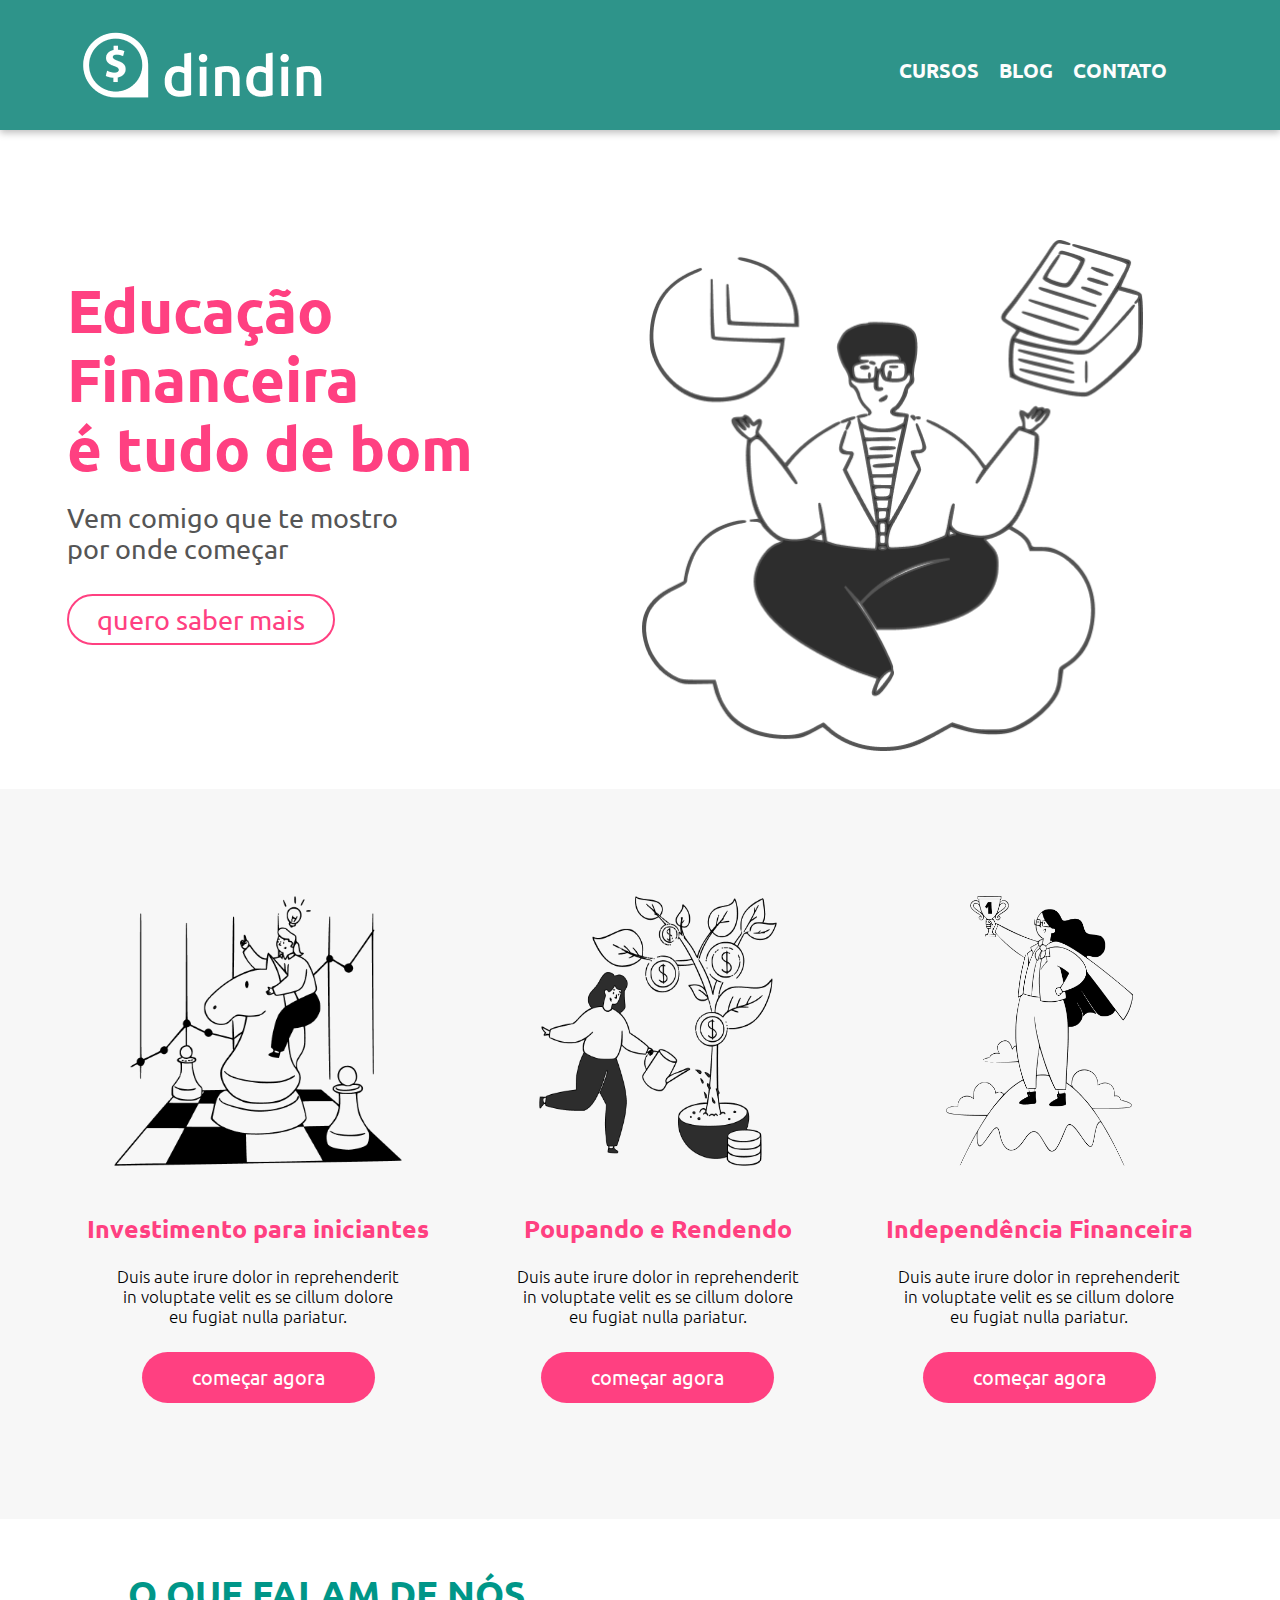
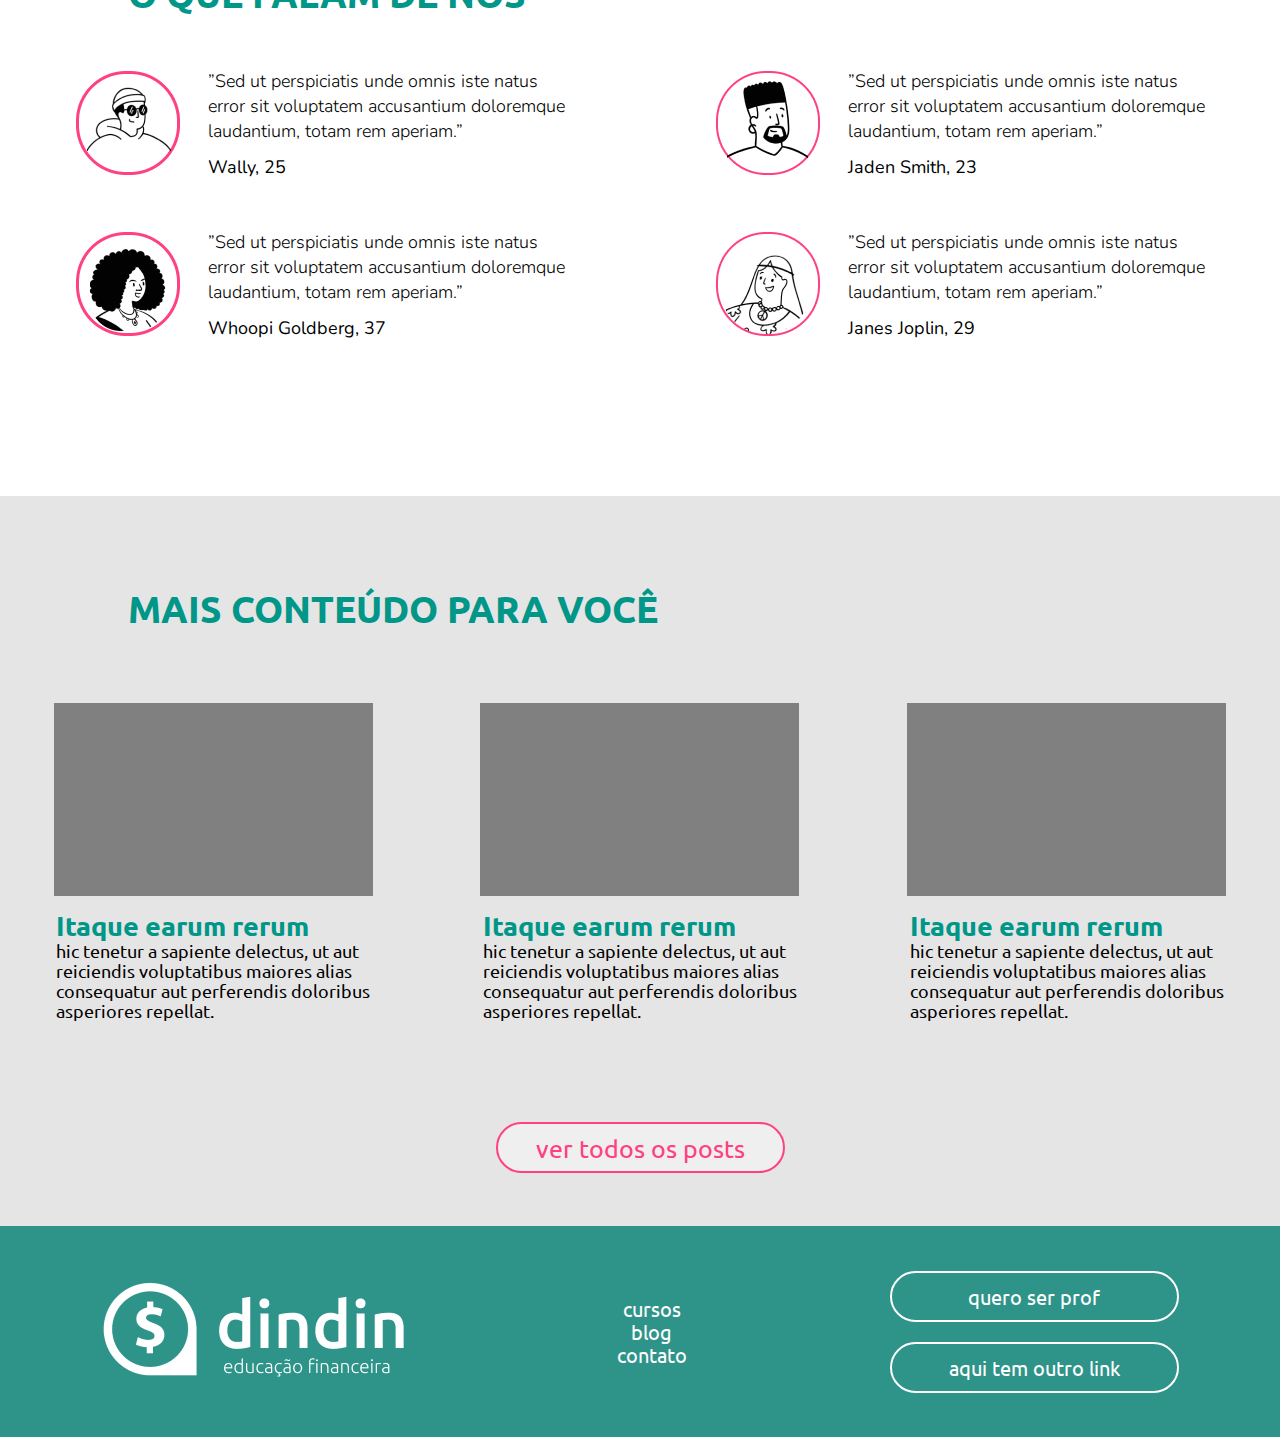
<file: index.html>
<!DOCTYPE html>
<html lang="pt-br">
    <head >
        <meta charset="UTF-8">
        <meta http-equiv="X-UA-Compatible" content="IE=edge">
        <meta name="viewport" content="width=device-width, initial-scale=1.0">
        <link rel="preconnect" href="https://fonts.googleapis.com">
        <link rel="preconnect" href="https://fonts.gstatic.com" crossorigin>
        <link href="https://fonts.googleapis.com/css2?family=Nunito:wght@300;400;700;800&family=Ubuntu:wght@400;700&display=swap" rel="stylesheet">
        <link rel="stylesheet" href="css/style.css">
        <title>Dindin - A sua plataforma de educação financeira</title>
    </head>
    <body>
        <header class="header">
            <div class="logo">
            	<a href="index.html"><img src="img/logo-header.png" alt="logo da empresa" width="244px" height="77px"></a>
            </div>
            <div>
                <nav class="itens-nav-header">
                    <li class="itens"><a href="cursos.html">Cursos</a></li>
                    <li class="itens"><a href="blog.html">Blog</a></li>
                    <li class="itens"><a href="contato.html">Contato</a></li>
                </nav>
            </div>
        </header>
        <section class="banner">
            <div class="texto-banner-div">
                <h6 class="texto-banner">
                    <b>Educação</b><br> <b>Financeira</b> <br> <b>é tudo de bom</b>
                </h6>
                <p class="texto-motivador">Vem comigo que te mostro <br> por onde começar</p>
                <button class="botao"><a href="cursos.html"><p class="saber-mais">quero saber mais</p></a></button>
            </div>
            <div>
                <img src="img/ilustra-banner.png" alt="carinha medidando" width="501px" height="511px" class="cara-meditando">
            </div>
        </section>
        <section class="cursos">
            <div class="div">
                <div>
                    <img src="img/ilustra-poupando.png" alt="ilustra poupando" width="288px" height="270px">
                </div>
                <div>
                    <p class="p1">Investimento para iniciantes</p>
                </div>
                <div>
                    <p class="p2">Duis aute irure dolor in reprehenderit <br> in voluptate velit es se cillum dolore <br> eu fugiat nulla pariatur.</p>
                </div>
                <div>
                    <button class="botoes"><a href="cursos.html"><p class="p3">começar agora</p></a></button>
                </div>
            </div>
            <div class="div">
                <div>
                    <img src="img/ilustra-investimento.png" alt="ilustra investimento" width="238px" height="270px">
                </div>
                <div>
                    <p class="p1">Poupando e Rendendo</p>
                </div>
                <div>
                    <p class="p2">Duis aute irure dolor in reprehenderit <br> in voluptate velit es se cillum dolore <br> eu fugiat nulla pariatur.</p>
                </div>
                <div>
                    <button class="botoes"><a href="cursos.html"><p class="p3">começar agora</p></a></button>
                </div>
            </div>
            <div class="div">
                <div>
                    <img src="img/ilustra-independencia.png" alt="ilustra independência" width="187px" height="270px">
                </div>
                <div>
                    <p class="p1">Independência Financeira</p>
                </div>
                <div>
                    <p class="p2">Duis aute irure dolor in reprehenderit <br> in voluptate velit es se cillum dolore <br> eu fugiat nulla pariatur.</p>
                </div>
                <div>
                    <button class="botoes"><a href="cursos.html"><p class="p3">começar agora</p></a></button>
                </div>
            </div>
        </section>
        <section class="depoimentos">
            <div class="titulo-depo">
                <p>O QUE FALAM DE NÓS</p>
            </div>
            <div class="wally-jaden">
                <div class="wally-pai">
                    <div>
                        <img src="img/icon-wally.png" alt="foto de wally" class="wally-icon">
                    </div>
                    <div>
                        <p class="depoi-wally">
                            ”Sed ut perspiciatis unde omnis iste natus <br /> error sit voluptatem accusantium doloremque <br /> laudantium, totam rem aperiam.”
                        </p>
                        <p class="nome-wally">Wally, 25</p>
                    </div>
                </div>
                <div class="jaden-pai">
                    <div>
                        <img src="img/icon-jaden.png" alt="foto de jaden" class="jaden-icon">
                    </div>
                    <div>
                        <p class="depoi-jaden">
                            ”Sed ut perspiciatis unde omnis iste natus <br /> error sit voluptatem accusantium doloremque <br /> laudantium, totam rem aperiam.”
                        </p>
                        <p class="nome-jaden">Jaden Smith, 23</p>
                    </div>
                </div>
            </div>
            <div class="whoopi-janes">
                <div class="whoopi-pai">
                    <div>
                        <img src="img/icon-whoopi.png" alt="foto de whoopi" class="whoopi-icon">
                    </div>
                    <div>
                        <p class="depoi-whoopi">
                            ”Sed ut perspiciatis unde omnis iste natus <br /> error sit voluptatem accusantium doloremque <br /> laudantium, totam rem aperiam.”
                        </p>
                        <p class="nome-whoopi">Whoopi Goldberg, 37</p>
                    </div>
                </div>
                <div class="janes-pai">
                    <div>
                        <img src="img/icon-jane.png" alt="foto de janes" class="janes-icon">
                    </div>
                    <div>
                        <p class="depoi-janes">
                            ”Sed ut perspiciatis unde omnis iste natus <br /> error sit voluptatem accusantium doloremque <br /> laudantium, totam rem aperiam.”
                        </p>
                        <p class="nome-janes">Janes Joplin, 29</p>
                    </div>
                </div>
            </div>
        </section>
        <section class="blog">
            <div>
                <p class="titulo-blog">MAIS CONTEÚDO PARA VOCÊ</p>
            </div>
            <div class="posts">
                <div>
                    <img src="img/gray-image.jpg" alt="imagem" width="319" height="193">
                </div>
                <div>
                    <img src="img/gray-image.jpg" alt="imagem" width="319" height="193">
                </div>
                <div>
                    <img src="img/gray-image.jpg" alt="imagem" width="319" height="193">
                </div>
            </div>
            <div class="titulos-receitas">
                <div>
                    <p class="receita">Itaque earum rerum</p>
                    <p class="texto-receita">
                        hic tenetur a sapiente delectus, ut aut <br /> reiciendis voluptatibus maiores alias <br /> consequatur aut perferendis doloribus <br /> asperiores repellat.
                    </p>
                </div>
                <div>
                    <p class="receita">Itaque earum rerum</p>
                    <p class="texto-receita">
                        hic tenetur a sapiente delectus, ut aut <br /> reiciendis voluptatibus maiores alias <br /> consequatur aut perferendis doloribus <br /> asperiores repellat.
                    </p>
                </div>
                <div>
                    <p class="receita">Itaque earum rerum</p>
                    <p class="texto-receita">
                        hic tenetur a sapiente delectus, ut aut <br /> reiciendis voluptatibus maiores alias <br /> consequatur aut perferendis doloribus <br /> asperiores repellat.
                    </p>
                </div>
            </div>
            <div class="div-button">
                <button class="button"><a href="post.html"><p class="todos-os-posts">ver todos os posts</p></a></button>
            </div>
        </section>
        <footer class="footer">
            <div class="div-logo-footer">
                <a href="index.html"><img src="img/logo-footer.png" alt="logo da empresa"></a>
            </div>
            <div class="cbc">
                <ul class="ul-cbc">
                    <li class="links-footer"><a href="cursos.html">cursos</a></li>
                    <li class="links-footer"><a href="blog.html">blog</a></li>
                    <li class="links-footer"><a href="contato.html">contato</a></li>
                </ul>
            </div>
            <div class="div-buttons-footer">
                <div class="div-button-prof1">
                    <button class="button-footer"><a href="contato.html"><p class="texto-button-footer">quero ser prof</p></a></button>
                </div>
                <div class="div-button-prof2">
                    <button class="button-footer"><a href="post.html"><p class="texto-button-footer">aqui tem outro link</p></a></button>
                </div>
            </div>
        </footer>
    </body>
</html>
</file>
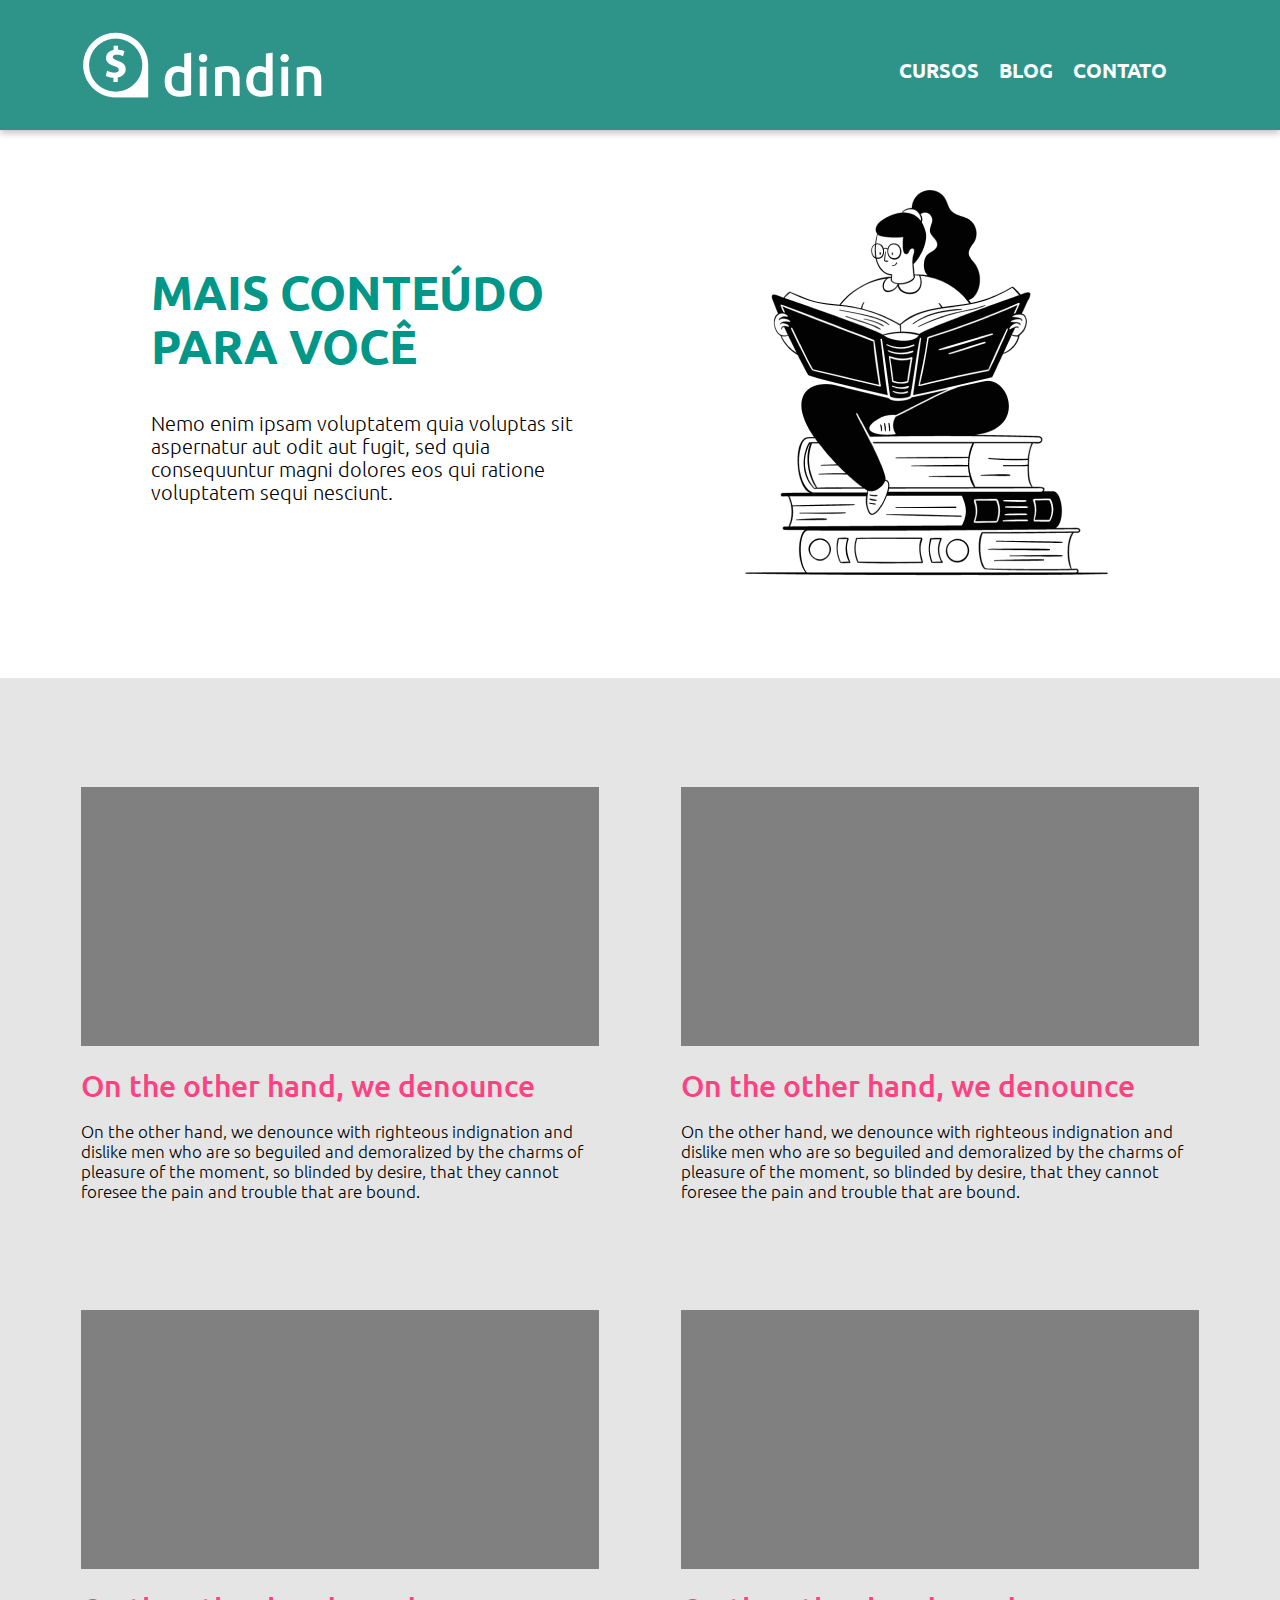
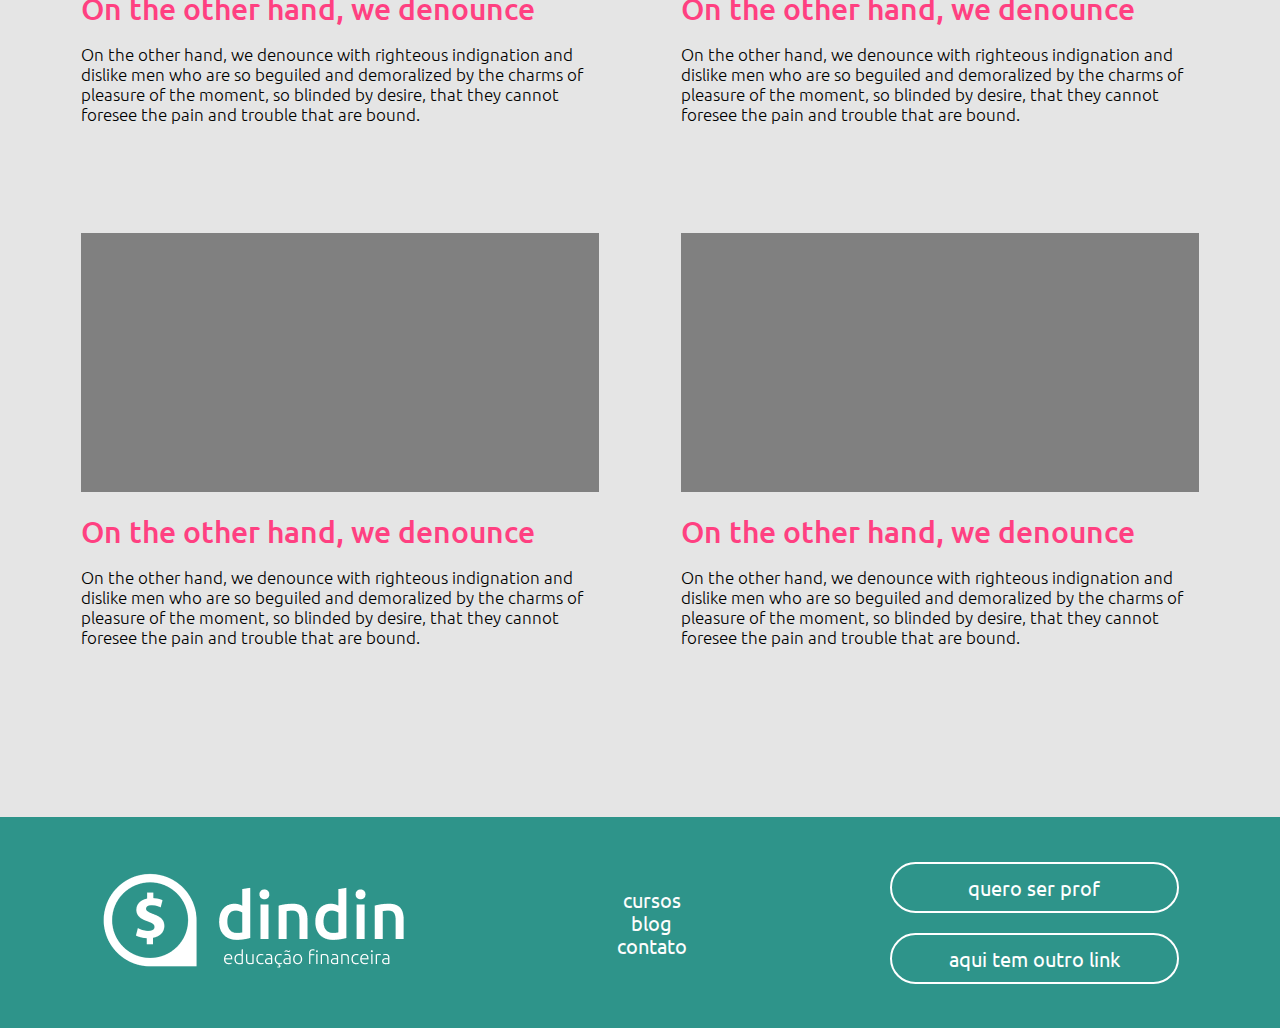
<file: blog.html>
<!DOCTYPE html>
<html lang="pt-br">
    <head>
        <meta charset="UTF-8">
        <meta http-equiv="X-UA-Compatible" content="IE=edge">
        <meta name="viewport" content="width=device-width, initial-scale=1.0">
        <link rel="preconnect" href="https://fonts.googleapis.com">
        <link rel="preconnect" href="https://fonts.gstatic.com" crossorigin>
        <link href="https://fonts.googleapis.com/css2?family=Nunito:wght@300;400;700;800&family=Ubuntu:wght@400;700&display=swap" rel="stylesheet">
        <link rel="stylesheet" href="css/style_blog.css">
        <title>Dindin - A sua plataforma de educação financeira</title>
    </head>
    <body>
        <header class="header">
            <div class="logo"><a href="index.html"><img src="img/logo-header.png" alt="logo da empresa"></img></a></div>
            <div>
                <nav class="itens-nav-header">
                    <li class="itens"><a href="cursos.html">Cursos</a></li>
                    <li class="itens"><a href="#">Blog</a></li>
                    <li class="itens"><a href="contato.html">Contato</a></li>
                </nav>
            </div>
        </header>
        <section class="section1">
            <div>
                <p class="p1">MAIS CONTEÚDO <br> PARA VOCÊ</p>
                <p class="p2">Nemo enim ipsam voluptatem quia voluptas sit <br> aspernatur aut odit aut fugit, sed quia <br> consequuntur magni dolores eos qui ratione <br> voluptatem sequi nesciunt. </p>
            </div>
            <div>
                <img src="img/ilustra-blog.png" alt="mulher lendo encima de uma pilha de livros" width="405px" height="405px">
            </div>
        </section>
        <section class="section2">
            <div class="div-container">
                <div>
                    <img src="img/gray-image.jpg" alt="imagem cinza" width="518px" height="259px">
                    <p class="p3">On the other hand, we denounce</p>
                    <p class="p4">On the other hand, we denounce with righteous indignation and <br> dislike men who are so beguiled and demoralized by the charms of <br> pleasure of the moment, so blinded by desire, that they cannot <br> foresee the pain and trouble that are bound.</p>
                </div>
                <div>
                    <img src="img/gray-image.jpg" alt="imagem cinza" width="518px" height="259px">
                    <p class="p3">On the other hand, we denounce</p>
                    <p class="p4">On the other hand, we denounce with righteous indignation and <br> dislike men who are so beguiled and demoralized by the charms of <br> pleasure of the moment, so blinded by desire, that they cannot <br> foresee the pain and trouble that are bound.</p>
                </div>
            </div>
            <div class="div-container">
                <div>
                    <img src="img/gray-image.jpg" alt="imagem cinza" width="518px" height="259px">
                    <p class="p3">On the other hand, we denounce</p>
                    <p class="p4">On the other hand, we denounce with righteous indignation and <br> dislike men who are so beguiled and demoralized by the charms of <br> pleasure of the moment, so blinded by desire, that they cannot <br> foresee the pain and trouble that are bound.</p>
                </div>
                <div>
                    <img src="img/gray-image.jpg" alt="imagem cinza" width="518px" height="259px">
                    <p class="p3">On the other hand, we denounce</p>
                    <p class="p4">On the other hand, we denounce with righteous indignation and <br> dislike men who are so beguiled and demoralized by the charms of <br> pleasure of the moment, so blinded by desire, that they cannot <br> foresee the pain and trouble that are bound.</p>
                </div>
            </div>
            <div class="div-container">
                <div>
                    <img src="img/gray-image.jpg" alt="imagem cinza" width="518px" height="259px">
                    <p class="p3">On the other hand, we denounce</p>
                    <p class="p4">On the other hand, we denounce with righteous indignation and <br> dislike men who are so beguiled and demoralized by the charms of <br> pleasure of the moment, so blinded by desire, that they cannot <br> foresee the pain and trouble that are bound.</p>
                </div>
                <div>
                    <img src="img/gray-image.jpg" alt="imagem cinza" width="518px" height="259px">
                    <p class="p3">On the other hand, we denounce</p>
                    <p class="p4">On the other hand, we denounce with righteous indignation and <br> dislike men who are so beguiled and demoralized by the charms of <br> pleasure of the moment, so blinded by desire, that they cannot <br> foresee the pain and trouble that are bound.</p>
                </div>
            </div>
        </section>
        <footer class="footer">
            <div class="div-logo-footer">
                <a href="index.html"><img src="img/logo-footer.png" alt="logo da empresa"></a>
            </div>
            <div class="cbc">
                <ul class="ul-cbc">
                    <li class="links-footer"><a href="cursos.html">cursos</a></li>
                    <li class="links-footer"><a href="blog.html">blog</a></li>
                    <li class="links-footer"><a href="contato.html">contato</a></li>
                </ul>
            </div>
            <div class="div-buttons-footer">
                <div class="div-button-prof1">
                    <button class="button-footer"><a href="contato.html"><p class="texto-button-footer">quero ser prof</p></a></button>
                </div>
                <div class="div-button-prof2">
                    <button class="button-footer"><a href="contato.html"><p class="texto-button-footer">aqui tem outro link</p></a></button>
                </div>
            </div>
        </footer>
    </body>
</html>
</file>
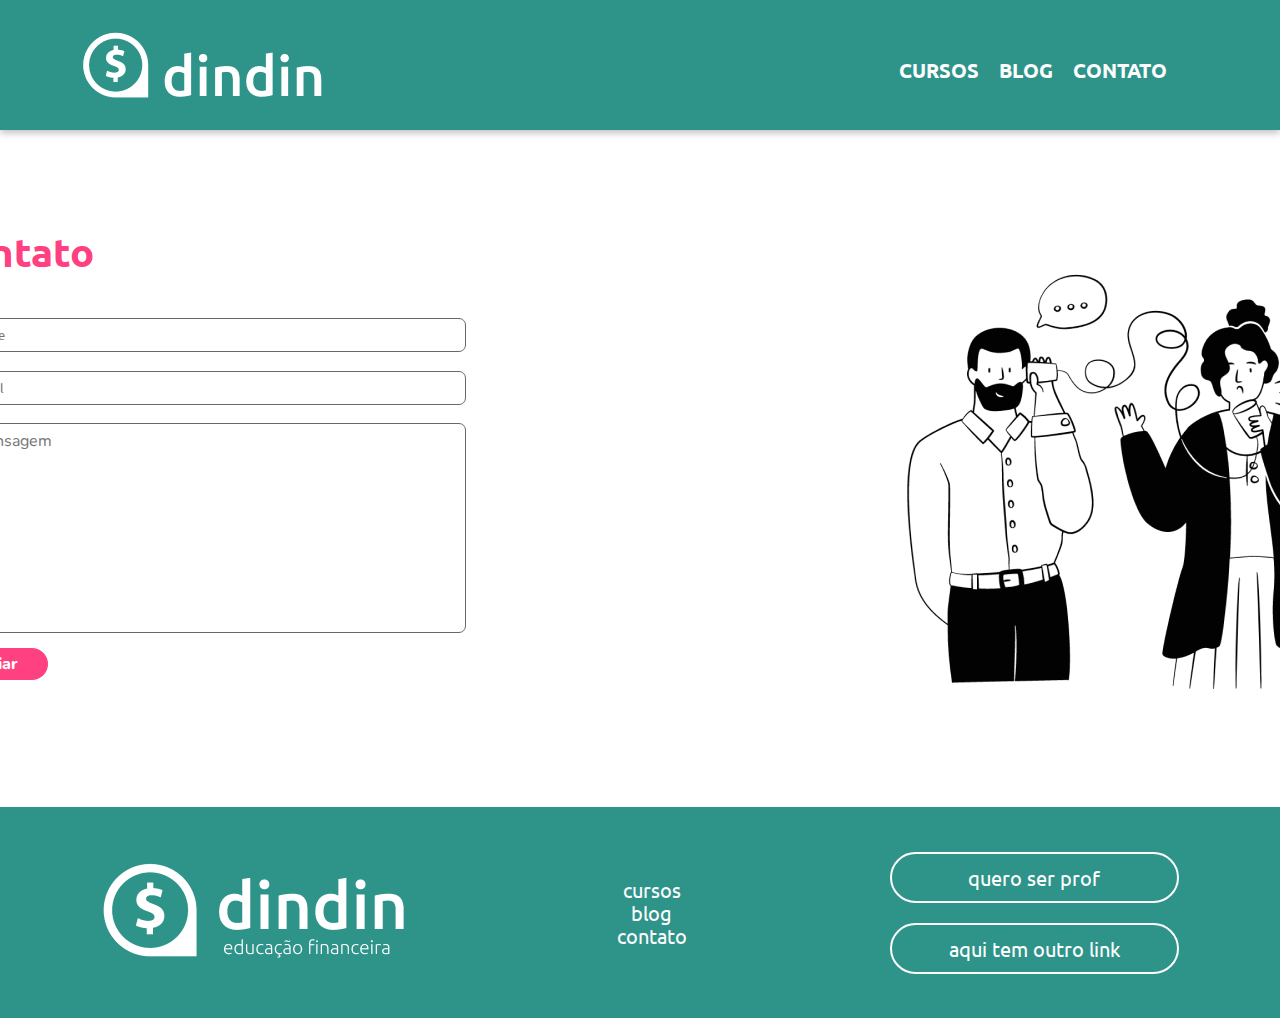
<file: contato.html>
<!DOCTYPE html>
<html lang="pt-br">
    <head>
        <meta charset="UTF-8">
        <meta http-equiv="X-UA-Compatible" content="IE=edge">
        <meta name="viewport" content="width=device-width, initial-scale=1.0">
        <link rel="preconnect" href="https://fonts.googleapis.com">
        <link rel="preconnect" href="https://fonts.gstatic.com" crossorigin>
        <link href="https://fonts.googleapis.com/css2?family=Nunito:wght@300;400;700;800&family=Ubuntu:wght@400;700&display=swap" rel="stylesheet">
        <link rel="stylesheet" href="css/style_contato.css">
        <title>Dindin - A sua plataforma de educação financeira</title>
    </head>
    <body>
        <header class="header">
            <div class="logo"><a href="index.html"><img src="img/logo-header.png" alt="logo da empresa"></a></div>
            <div>
                <nav class="itens-nav-header">
                    <li class="itens"><a href="cursos.html">Cursos</a></li>
                    <li class="itens"><a href="blog.html">Blog</a></li>
                    <li class="itens"><a href="contato.html">Contato</a></li>
                </nav>
            </div>
        </header>
        <section id="section">
            <!-- Falta consertar os campos do formulário e ajeitar o botão "enviar" -->
            <div>
                <p class="contato">Contato</p>
                <form method="post" class="form">
                    <div>
                        <input type="text" id="nome" name="name" placeholder="nome">
                    </div>
                    <br>
                    <div>
                        <input type="email" id="email" name="email" placeholder="email">
                    </div>
                    <br>
                    <div>
                        <textarea name="text" id="text" placeholder="mensagem"></textarea>
                    </div>
                    <div>
                        <button id="button"><a href="#"><p class="paragrafo">enviar</p></a></button>
                    </div>
                </form>
            </div>
            <div>
                <img src="img/ilustra-contato.png" alt="ilustra contato" width="444px" height="444px" class="ilustra-contato">
            </div>
        </section>
        <footer class="footer">
            <div class="div-logo-footer">
                <a href="index.html"><img src="img/logo-footer.png" alt="logo da empresa"></a>
            </div>
            <div class="cbc">
                <ul class="ul-cbc">
                    <li class="links-footer"><a href="cursos.html">cursos</a></li>
                    <li class="links-footer"><a href="blog.html">blog</a></li>
                    <li class="links-footer"><a href="contato.html">contato</a></li>
                </ul>
            </div>
            <div class="div-buttons-footer">
                <div class="div-button-prof1">
                    <button class="button-footer"><a href="contato.html"><p class="texto-button-footer">quero ser prof</p></a></button>
                </div>
                <div class="div-button-prof2">
                    <button class="button-footer"><a href="blog.html"><p class="texto-button-footer">aqui tem outro link</p></a></button>
                </div>
            </div>
        </footer>
    </body>
</html>
</file>
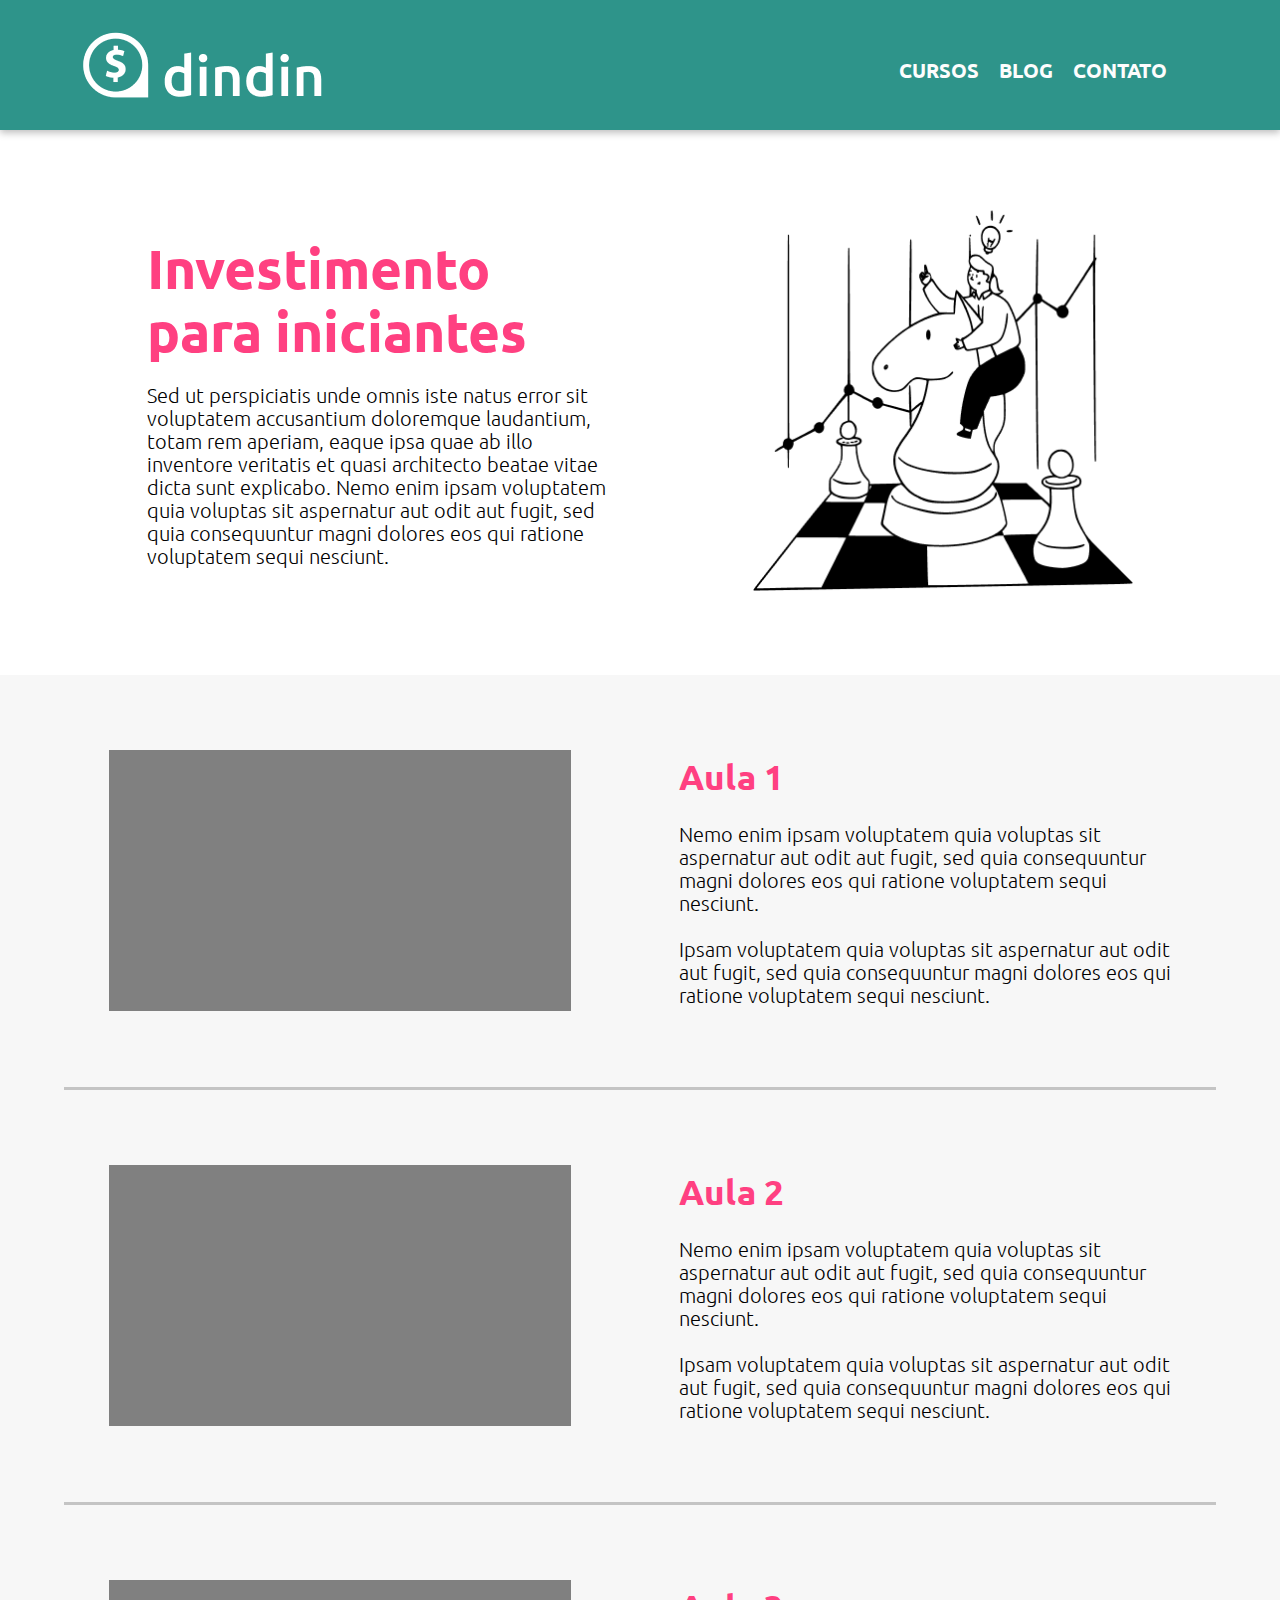
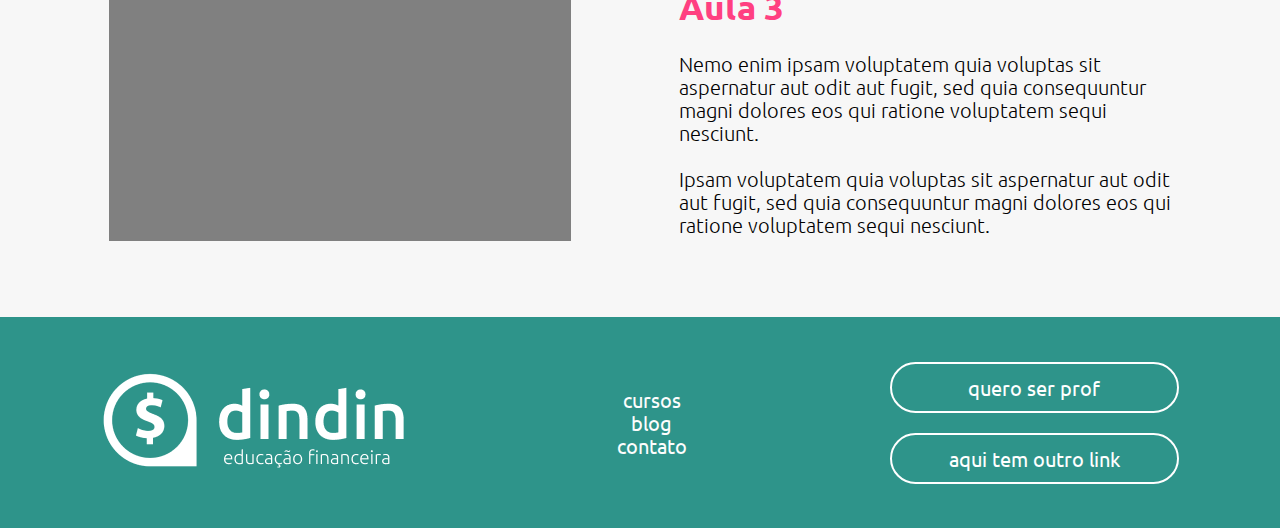
<file: curso.html>
<!DOCTYPE html>
<html lang="pt-br">
    <head>
        <meta charset="UTF-8">
        <meta http-equiv="X-UA-Compatible" content="IE=edge">
        <meta name="viewport" content="width=device-width, initial-scale=1.0">
        <link rel="preconnect" href="https://fonts.googleapis.com">
        <link rel="preconnect" href="https://fonts.gstatic.com" crossorigin>
        <link href="https://fonts.googleapis.com/css2?family=Nunito:wght@300;400;700;800&family=Ubuntu:wght@400;700&display=swap" rel="stylesheet">
        <link rel="stylesheet" href="css/style_curso.css">
        <title>Dindin - A sua plataforma de educação financeira</title>
    </head>
    <body>
        <header class="header">
            <div class="logo"><a href="index.html"><img src="img/logo-header.png" alt="logo da empresa"></a></div>
            <div>
                <nav class="itens-nav-header">
                    <li class="itens"><a href="cursos.html">Cursos</a></li>
                    <li class="itens"><a href="blog.html">Blog</a></li>
                    <li class="itens"><a href="contato.html">Contato</a></li>
                </nav>
            </div>
        </header>
        <section class="section1">
            <div>
                <p class="p1">Investimento <br> para iniciantes</p>
                <p class="p2">Sed ut perspiciatis unde omnis iste natus error sit <br> voluptatem accusantium doloremque laudantium, <br> totam rem aperiam, eaque ipsa quae ab illo <br> inventore veritatis et quasi architecto beatae vitae <br> dicta sunt explicabo. Nemo enim ipsam voluptatem <br> quia voluptas sit aspernatur aut odit aut fugit, sed <br> quia consequuntur magni dolores eos qui ratione <br> voluptatem sequi nesciunt. </p>
            </div>
            <div>
                <img src="img/ilustra-poupando.png" alt="ilustra poupando" width="380px" height="381px">
            </div>
        </section>
        <section class="section2">
            <div id="div1">
                <div>
                    <img src="img/gray-image.jpg" alt="imagem cinza" width="462px" height="261px">
                </div>
                <div>
                    <p class="p3">Aula 1</p>
                    <p class="p4">Nemo enim ipsam voluptatem quia voluptas sit <br> aspernatur aut odit aut fugit, sed quia consequuntur <br> magni dolores eos qui ratione voluptatem sequi <br> nesciunt. <br> <br> Ipsam voluptatem quia voluptas sit aspernatur aut odit <br> aut fugit, sed quia consequuntur magni dolores eos qui <br> ratione voluptatem sequi nesciunt. </p>
                </div>
            </div>
            <div class="hr">
                <hr size="5px" width="90%" color="#C4C4C4">
            </div>
            <div id="div1">
                <div>
                    <img src="img/gray-image.jpg" alt="imagem cinza" width="462px" height="261px">
                </div>
                <div>
                    <p class="p3">Aula 2</p>
                    <p class="p4">Nemo enim ipsam voluptatem quia voluptas sit <br> aspernatur aut odit aut fugit, sed quia consequuntur <br> magni dolores eos qui ratione voluptatem sequi <br> nesciunt. <br> <br> Ipsam voluptatem quia voluptas sit aspernatur aut odit <br> aut fugit, sed quia consequuntur magni dolores eos qui <br> ratione voluptatem sequi nesciunt. </p>
                </div>
            </div>
            <div class="hr">
                <hr size="5px" width="90%" color="#C4C4C4">
            </div>
            <div id="div1">
                <div>
                    <img src="img/gray-image.jpg" alt="imagem cinza" width="462px" height="261px">
                </div>
                <div>
                    <p class="p3">Aula 3</p>
                    <p class="p4">Nemo enim ipsam voluptatem quia voluptas sit <br> aspernatur aut odit aut fugit, sed quia consequuntur <br> magni dolores eos qui ratione voluptatem sequi <br> nesciunt. <br> <br> Ipsam voluptatem quia voluptas sit aspernatur aut odit <br> aut fugit, sed quia consequuntur magni dolores eos qui <br> ratione voluptatem sequi nesciunt. </p>
                </div>
            </div>
        </section>
        <footer class="footer">
            <div class="div-logo-footer">
                <a href="index.html"><img src="img/logo-footer.png" alt="logo da empresa"></a>
            </div>
            <div class="cbc">
                <ul class="ul-cbc">
                    <li class="links-footer"><a href="cursos.html">cursos</a></li>
                    <li class="links-footer"><a href="blog.html">blog</a></li>
                    <li class="links-footer"><a href="contato.html">contato</a></li>
                </ul>
            </div>
            <div class="div-buttons-footer">
                <div class="div-button-prof1">
                    <button class="button-footer"><a href="contato.html"><p class="texto-button-footer">quero ser prof</p></a></button>
                </div>
                <div class="div-button-prof2">
                    <button class="button-footer"><a href="blog.html"><p class="texto-button-footer">aqui tem outro link</p></a></button>
                </div>
            </div>
        </footer>
    </body>
</html>
</file>
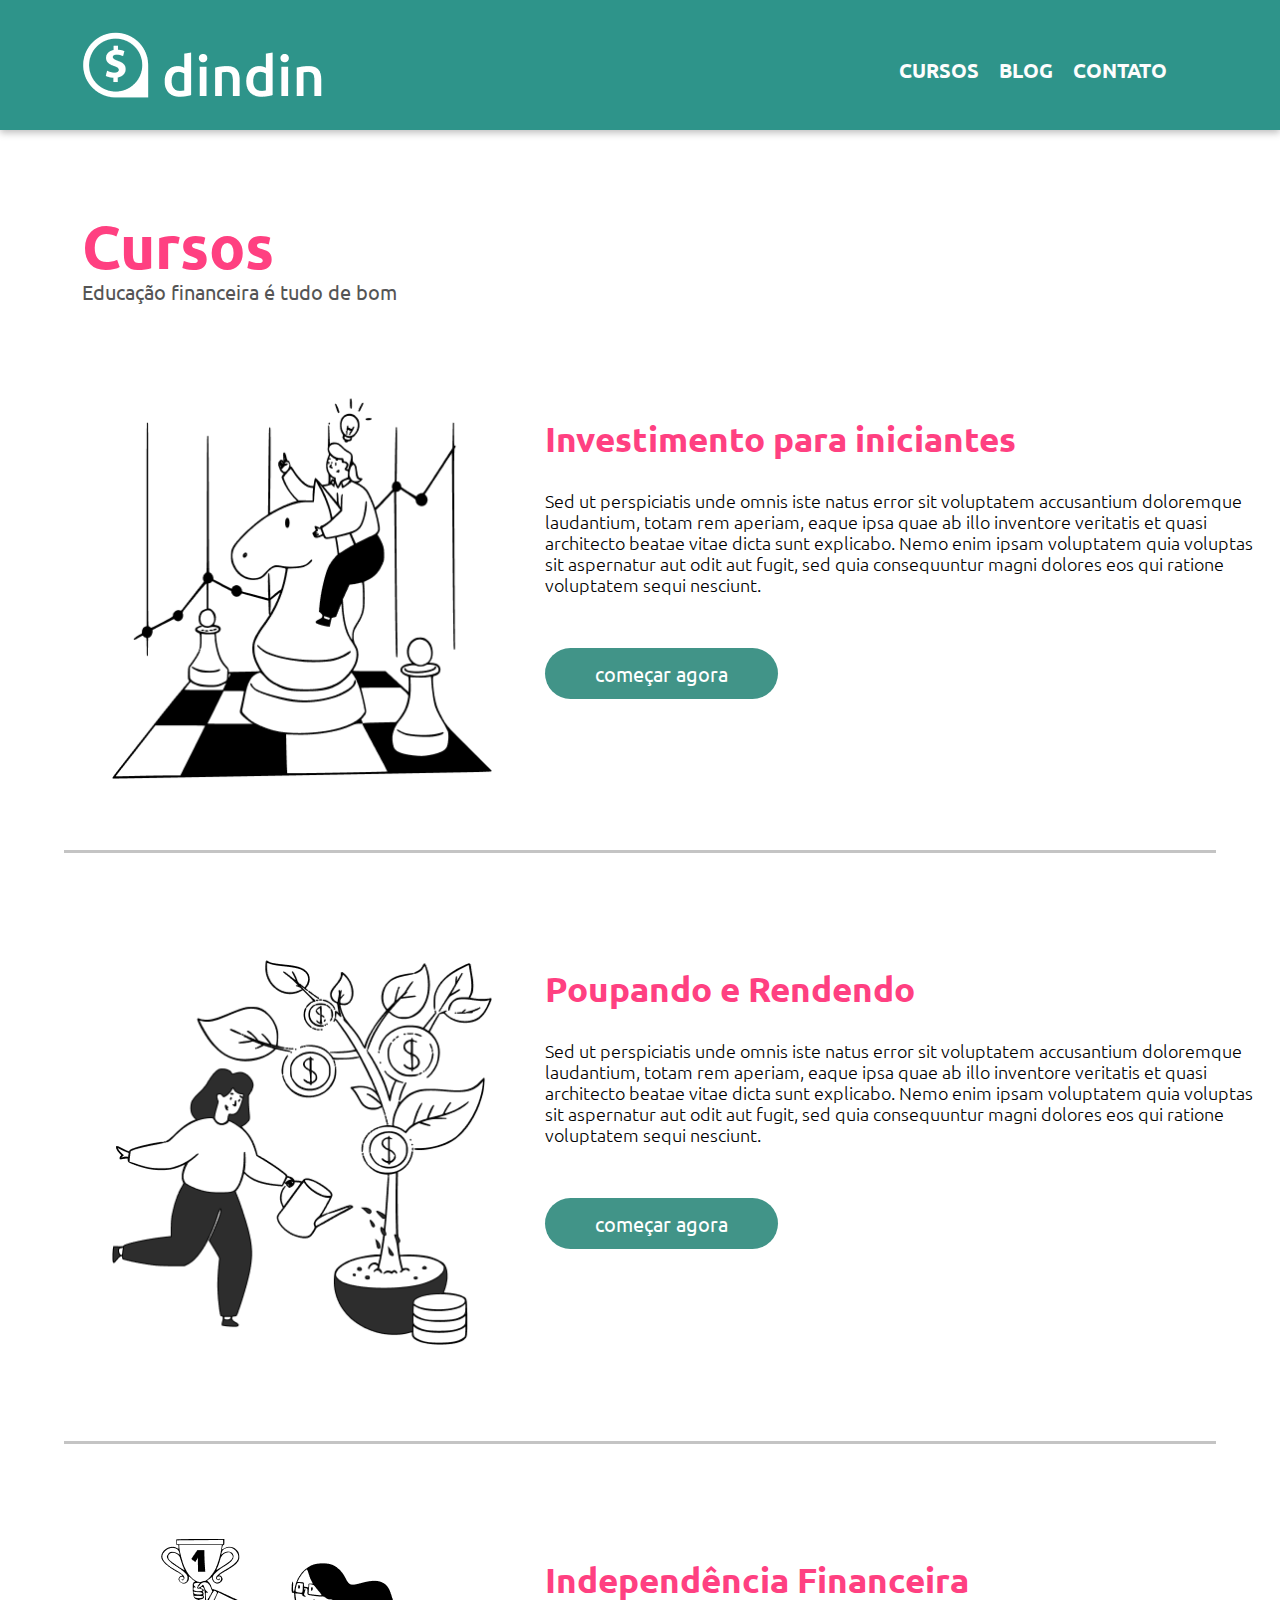
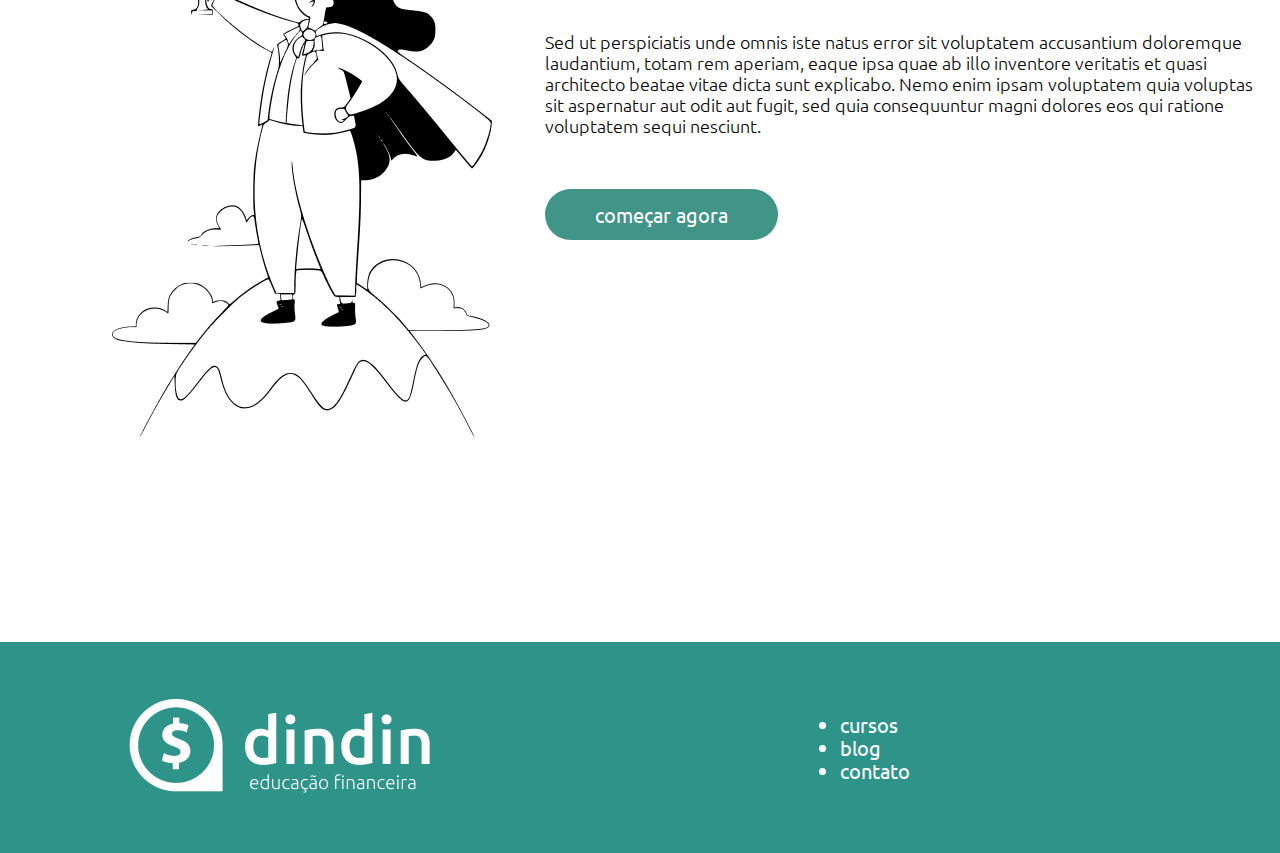
<file: cursos.html>
<!DOCTYPE html>
<html lang="pt-br">
    <head>
        <meta charset="UTF-8">
        <meta http-equiv="X-UA-Compatible" content="IE=edge">
        <meta name="viewport" content="width=device-width, initial-scale=1.0">
        <link rel="preconnect" href="https://fonts.googleapis.com">
        <link rel="preconnect" href="https://fonts.gstatic.com" crossorigin>
        <link href="https://fonts.googleapis.com/css2?family=Nunito:wght@300;400;700;800&family=Ubuntu:wght@400;700&display=swap" rel="stylesheet">
        <link rel="stylesheet" href="css/style_cursos.css">
        <title>Dindin - A sua plataforma de educação financeira</title>
    </head>
    <body>
        <header class="header">
            <div class="logo"><a href="index.html"><img src="img/logo-header.png" alt="logo da empresa"></a></div>
            <div>
                <nav class="itens-nav-header">
                    <li class="itens"><a href="cursos.html">Cursos</a></li>
                    <li class="itens"><a href="blog.html">Blog</a></li>
                    <li class="itens"><a href="contato.html">Contato</a></li>
                </nav>
            </div>
        </header>
        <section class="curso1">
            <div>
                <p class="cursos">Cursos</p>
                <p class="educacao">Educação financeira é tudo de bom</p>
            </div>
            <div class="div1">
                <div class="ilustra-poupando">
                    <img src="img/ilustra-poupando.png" alt="blablabla" width="380px" height="381px">
                </div>
                <div class="titulo-parag">
                    <div>
                        <p class="investimento-ini">Investimento para iniciantes</p>
                        <p class="texto-div1">Sed ut perspiciatis unde omnis iste natus error sit voluptatem accusantium doloremque <br /> laudantium, totam rem aperiam, eaque ipsa quae ab illo inventore veritatis et quasi <br /> architecto beatae vitae dicta sunt explicabo. Nemo enim ipsam voluptatem quia voluptas <br /> sit aspernatur aut odit aut fugit, sed quia consequuntur magni dolores eos qui ratione <br /> voluptatem sequi nesciunt.</p>
                    </div>
                    <div class="div-button">
                        <button class="button"><a href="curso.html"><p class="texto-button">começar agora</p></a></button>
                    </div>
                </div>
            </div>
        </section>
        <div class="hr">
            <hr size="5px" width="90%" color="#C4C4C4">
        </div>
        <section class="curso2">
            <div class="ilustra-investimento">
                <img src="img/ilustra-investimento.png" alt="ilustra investimento" width="380px" height="385px">
            </div>
            <div>
                <div>
                    <p class="investimento-ini">Poupando e Rendendo</p>
                    <p class="texto-div1">Sed ut perspiciatis unde omnis iste natus error sit voluptatem accusantium doloremque <br /> laudantium, totam rem aperiam, eaque ipsa quae ab illo inventore veritatis et quasi <br /> architecto beatae vitae dicta sunt explicabo. Nemo enim ipsam voluptatem quia voluptas <br /> sit aspernatur aut odit aut fugit, sed quia consequuntur magni dolores eos qui ratione <br /> voluptatem sequi nesciunt.</p>
                </div>
                <div class="div-button">
                    <button class="button"><a href="curso.html"><p class="texto-button">começar agora</p></a></button>
                </div>
            </div>
        </section>
        <div class="hr">
            <hr size="5px" width="90%" color="#C4C4C4">
        </div>
        <section class="curso3">
            <div class="div1">
                <div class="ilustra-poupando">
                    <img src="img/ilustra-independencia.png" alt="blablabla" width="380px" height="498px">
                </div>
                <div class="titulo-parag">
                    <div>
                        <p class="investimento-ini">Independência Financeira</p>
                        <p class="texto-div1">Sed ut perspiciatis unde omnis iste natus error sit voluptatem accusantium doloremque <br /> laudantium, totam rem aperiam, eaque ipsa quae ab illo inventore veritatis et quasi <br /> architecto beatae vitae dicta sunt explicabo. Nemo enim ipsam voluptatem quia voluptas <br /> sit aspernatur aut odit aut fugit, sed quia consequuntur magni dolores eos qui ratione <br /> voluptatem sequi nesciunt.</p>
                    </div>
                    <div class="div-button">
                        <button class="button"><a href="curso.html"><p class="texto-button">começar agora</p></a></button>
                    </div>
                </div>
            </div>
        </section>
        <footer class="footer">
            <div class="div-logo-footer">
                <a href="index.html"><img src="img/logo-footer.png" alt="logo da empresa"></a>
            </div>
            <div class="cbc">
                <ul class="ul-cbc">
                    <li class="links-footer"><a href="cursos.html">cursos</a></li>
                    <li class="links-footer"><a href="blog.html">blog</a></li>
                    <li class="links-footer"><a href="contato.html">contato</a></li>
                </ul>
            </div>
            <div class="div-buttons-footer">
                <div class="div-button-prof1">
                    <button class="button-footer"><a href="contato.html"><p class="texto-button-footer">quero ser prof</p></a></button>
                </div>
                <div class="div-button-prof2">
                    <button class="button-footer"><a href="blog.html"><p class="texto-button-footer">aqui tem outro link</p></a></button>
                </div>
            </div>
        </footer>
    </body>
</html>
</file>
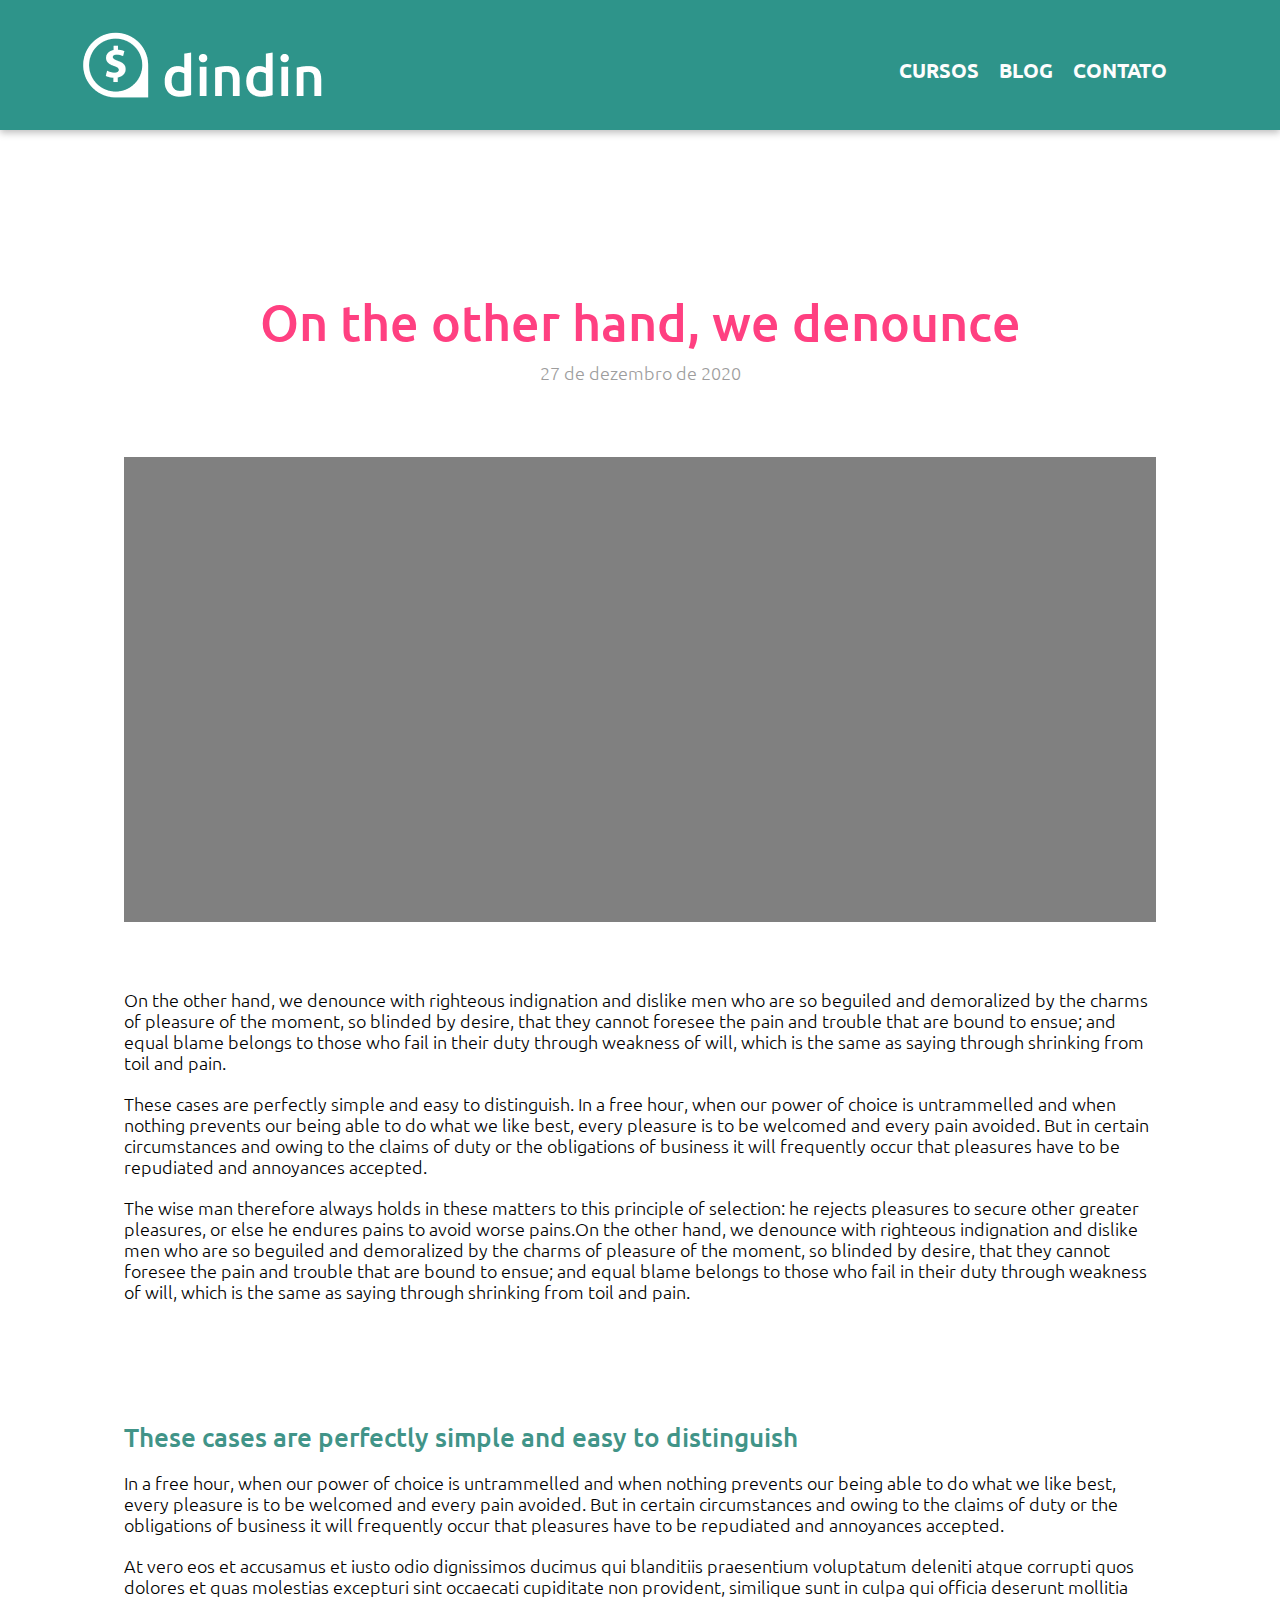
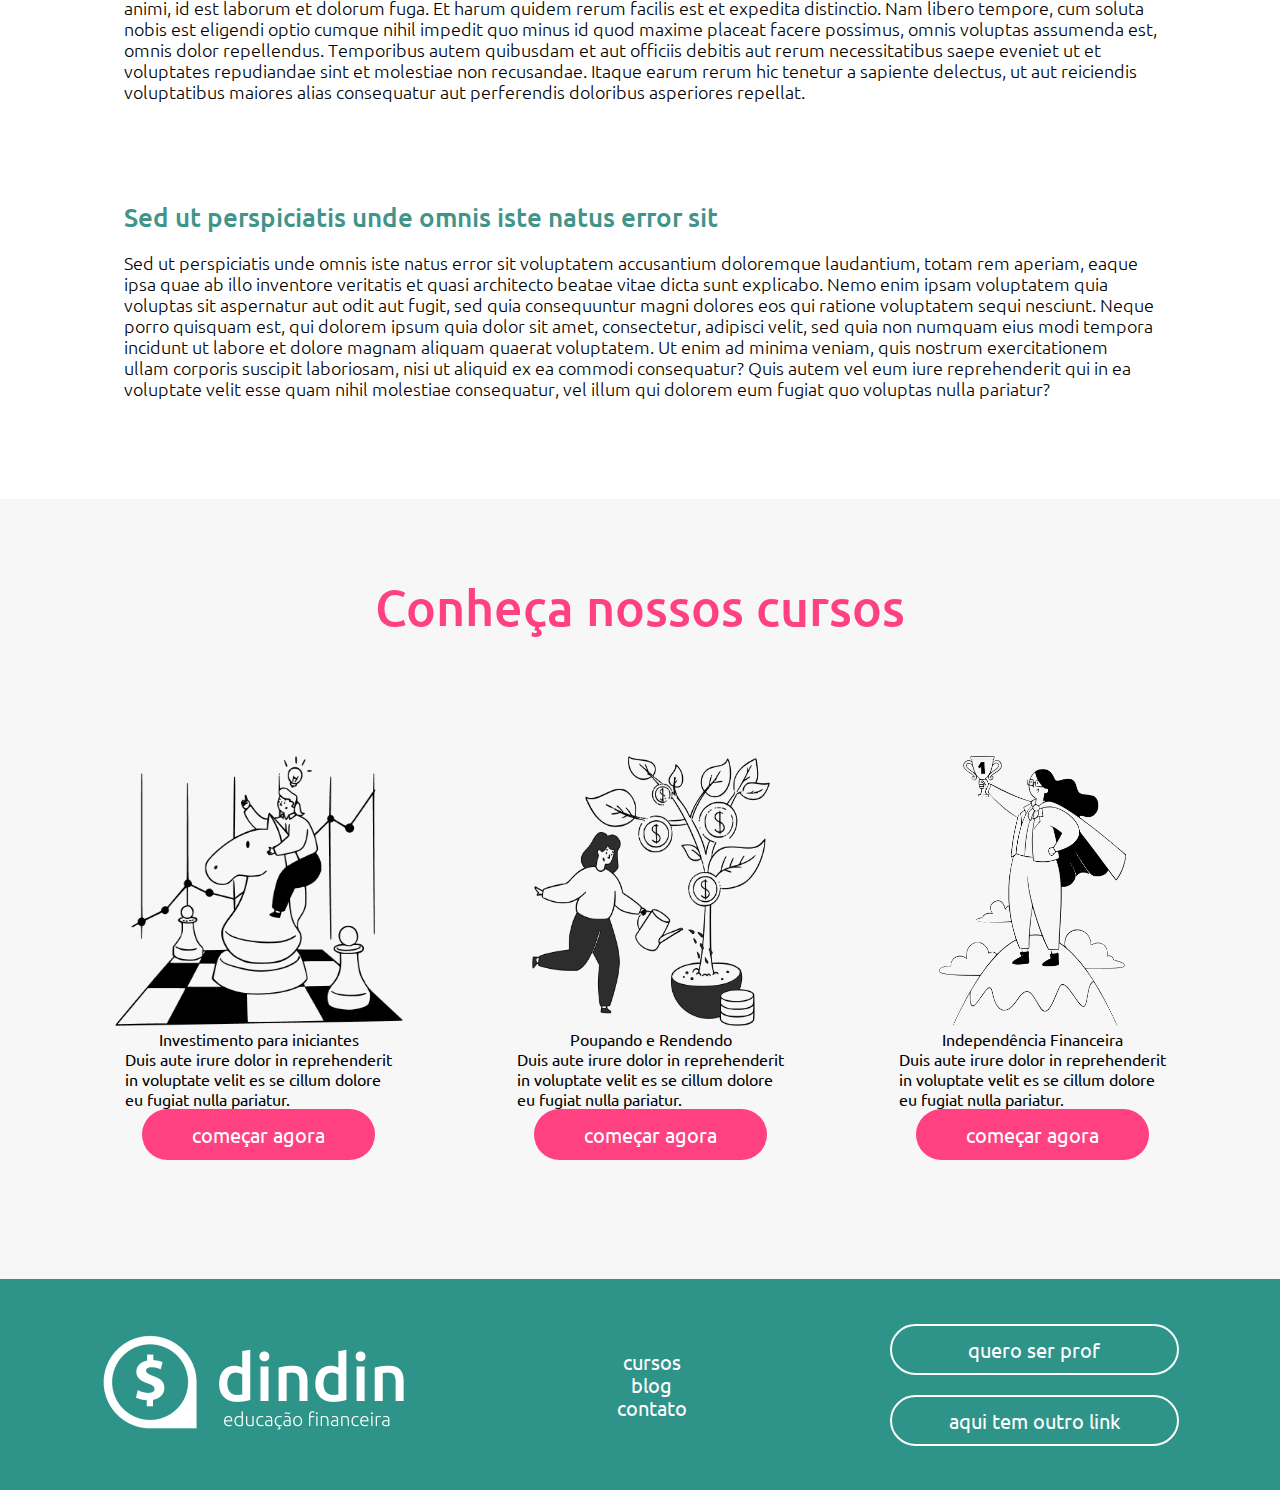
<file: post.html>
<!DOCTYPE html>
<html lang="pt-br">
    <head>
        <meta charset="UTF-8">
        <meta http-equiv="X-UA-Compatible" content="IE=edge">
        <meta name="viewport" content="width=device-width, initial-scale=1.0">
        <link rel="preconnect" href="https://fonts.googleapis.com">
        <link rel="preconnect" href="https://fonts.gstatic.com" crossorigin>
        <link href="https://fonts.googleapis.com/css2?family=Nunito:wght@300;400;700;800&family=Ubuntu:wght@400;700&display=swap" rel="stylesheet">
        <link rel="stylesheet" href="css/style_post.css">
        <title>Dindin - A sua plataforma de educação financeira</title>
    </head>
    <body>
        <header class="header">
            <div class="logo"><a href="index.html"><img src="img/logo-header.png" alt="logo da empresa"></a></div>
            <div>
                <nav class="itens-nav-header">
                    <li class="itens"><a href="cursos.html">Cursos</a></li>
                    <li class="itens"><a href="blog.html">Blog</a></li>
                    <li class="itens"><a href="contato.html">Contato</a></li>
                </nav>
            </div>
        </header>
        <section class="section1">
            <div class="h3f8p">
                <p class="p1">On the other hand, we denounce</p>
            </div>
            <div class="w4n19">
                <p class="p2">27 de dezembro de 2020</p>
            </div>
            <div class="u7c3p">
                <img src="img/gray-image.jpg" alt="imagem cinza" width="1032px" height="465px">
            </div>
            <div class="p3m4nt5">
                <p class="kkk">On the other hand, we denounce with righteous indignation and dislike men who are so beguiled and demoralized by the charms <br> of pleasure of the moment, so blinded by desire, that they cannot foresee the pain and trouble that are bound to ensue; and <br> equal blame belongs to those who fail in their duty through weakness of will, which is the same as saying through shrinking from <br> toil and pain.</p><br>
                <p class="kkk">These cases are perfectly simple and easy to distinguish. In a free hour, when our power of choice is untrammelled and when <br> nothing prevents our being able to do what we like best, every pleasure is to be welcomed and every pain avoided. But in certain <br> circumstances and owing to the claims of duty or the obligations of business it will frequently occur that pleasures have to be <br> repudiated and annoyances accepted.</p><br>
                <p class="kkk">The wise man therefore always holds in these matters to this principle of selection: he rejects pleasures to secure other greater <br> pleasures, or else he endures pains to avoid worse pains.On the other hand, we denounce with righteous indignation and dislike <br> men who are so beguiled and demoralized by the charms of pleasure of the moment, so blinded by desire, that they cannot <br> foresee the pain and trouble that are bound to ensue; and equal blame belongs to those who fail in their duty through weakness <br> of will, which is the same as saying through shrinking from toil and pain.</p><br>
                <br>
                <br>
                <br>
                <br>
                <br>
                <p class="kkj">These cases are perfectly simple and easy to distinguish</p><br>
                <p class="kkk">In a free hour, when our power of choice is untrammelled and when nothing prevents our being able to do what we like best, <br> every pleasure is to be welcomed and every pain avoided. But in certain circumstances and owing to the claims of duty or the <br> obligations of business it will frequently occur that pleasures have to be repudiated and annoyances accepted.</p><br>
                <p class="kkk">At vero eos et accusamus et iusto odio dignissimos ducimus qui blanditiis praesentium voluptatum deleniti atque corrupti quos <br> dolores et quas molestias excepturi sint occaecati cupiditate non provident, similique sunt in culpa qui officia deserunt mollitia <br> animi, id est laborum et dolorum fuga. Et harum quidem rerum facilis est et expedita distinctio. Nam libero tempore, cum soluta <br> nobis est eligendi optio cumque nihil impedit quo minus id quod maxime placeat facere possimus, omnis voluptas assumenda est, <br> omnis dolor repellendus. Temporibus autem quibusdam et aut officiis debitis aut rerum necessitatibus saepe eveniet ut et <br> voluptates repudiandae sint et molestiae non recusandae. Itaque earum rerum hic tenetur a sapiente delectus, ut aut reiciendis <br> voluptatibus maiores alias consequatur aut perferendis doloribus asperiores repellat.</p>
                <br>
                <br>
                <br>
                <br>
                <br>
                <p class="kkj">Sed ut perspiciatis unde omnis iste natus error sit</p><br>
                <p class="kkk">Sed ut perspiciatis unde omnis iste natus error sit voluptatem accusantium doloremque laudantium, totam rem aperiam, eaque <br> ipsa quae ab illo inventore veritatis et quasi architecto beatae vitae dicta sunt explicabo. Nemo enim ipsam voluptatem quia <br> voluptas sit aspernatur aut odit aut fugit, sed quia consequuntur magni dolores eos qui ratione voluptatem sequi nesciunt. Neque <br> porro quisquam est, qui dolorem ipsum quia dolor sit amet, consectetur, adipisci velit, sed quia non numquam eius modi tempora <br> incidunt ut labore et dolore magnam aliquam quaerat voluptatem. Ut enim ad minima veniam, quis nostrum exercitationem <br> ullam corporis suscipit laboriosam, nisi ut aliquid ex ea commodi consequatur? Quis autem vel eum iure reprehenderit qui in ea <br> voluptate velit esse quam nihil molestiae consequatur, vel illum qui dolorem eum fugiat quo voluptas nulla pariatur?</p>
                <br>
                <br>
                <br>
                <br>
                <br>
            </div>
        </section>
        <section class="cursos">
            <div class="p04n7a">
                <p class="l9c6ee">Conheça nossos cursos</p>
            </div>
            <!-- Consertar a formatação dos botões e do texto -->
           <div class="ppq6x8">
                <div class="div">
                    <div>
                        <img src="img/ilustra-poupando.png" alt="ilustra poupando" width="288px" height="270px">
                    </div>
                    <div>
                        <p class="l8u0o5">Investimento para iniciantes</p>
                    </div>
                    <div>
                        <p class="p4j9vm0">Duis aute irure dolor in reprehenderit <br> in voluptate velit es se cillum dolore <br> eu fugiat nulla pariatur.</p>
                    </div>
                    <div>
                        <button class="botoes"><a href="cursos.html"><p class="p3">começar agora</p></a></button>
                    </div>
                </div>
                <div class="div">
                    <div>
                        <img src="img/ilustra-investimento.png" alt="ilustra investimento" width="238px" height="270px">
                    </div>
                    <div>
                        <p class="l8u0o5">Poupando e Rendendo</p>
                    </div>
                    <div>
                        <p class="p4j9vm0">Duis aute irure dolor in reprehenderit <br> in voluptate velit es se cillum dolore <br> eu fugiat nulla pariatur.</p>
                    </div>
                    <div>
                        <button class="botoes"><a href="cursos.html"><p class="p3">começar agora</p></a></button>
                    </div>
                </div>
                <div class="div">
                    <div>
                        <img src="img/ilustra-independencia.png" alt="ilustra independência" width="187px" height="270px">
                    </div>
                    <div>
                        <p class="l8u0o5">Independência Financeira</p>
                    </div>
                    <div>
                        <p class="p4j9vm0">Duis aute irure dolor in reprehenderit <br> in voluptate velit es se cillum dolore <br> eu fugiat nulla pariatur.</p>
                    </div>
                    <div>
                        <button class="botoes"><a href="cursos.html"><p class="p3">começar agora</p></a></button>
                    </div>
                </div>
           </div>
        </section>
        <footer class="footer">
            <div class="div-logo-footer">
                <a href="index.html"><img src="img/logo-footer.png" alt="logo da empresa"></a>
            </div>
            <div class="cbc">
                <ul class="ul-cbc">
                    <li class="links-footer"><a href="cursos.html">cursos</a></li>
                    <li class="links-footer"><a href="blog.html">blog</a></li>
                    <li class="links-footer"><a href="contato.html">contato</a></li>
                </ul>
            </div>
            <div class="div-buttons-footer">
                <div class="div-button-prof1">
                    <button class="button-footer"><a href="contato.html"><p class="texto-button-footer">quero ser prof</p></a></button>
                </div>
                <div class="div-button-prof2">
                    <button class="button-footer"><a href="contato.html"><p class="texto-button-footer">aqui tem outro link</p></a></button>
                </div>
            </div>
        </footer>
    </body>
</html>
</file>
<file: css/style.css>
* {
    margin: 0px;
    border: 0px;
    padding: 0px;
    font-family: 'Ubuntu', sans-serif;
}

.header {
    display: flex;
    align-items: center;
    justify-content: space-between;
    padding: 30px 103px 20px 82px;
    background: #2E948A;
    box-shadow: 0px 3px 7px rgba(0, 0, 0, 0.25);
}

.logo {
    display: flex;
    align-items: center;
    justify-content: flex-start;
}

.itens-nav-header {
    display: flex;
    justify-content: space-between;
    align-items: center;
}

a:link {
    text-decoration: none;
    color: #FDFDFD;
}

a:visited {
    text-decoration: none;
    color: #FDFDFD;
}

header nav li a:hover {
    text-decoration: underline;
    color: #102868;
    transition: 10ms;
}

body section div button:hover {
    background: #FF4081;
    transition: 10ms;
}

body section div button a p:hover {
    color: #FFFFFF;
}

a:active {
    text-decoration: none;
}

.itens {
    padding: 0px 10px;
    font-style: normal;
    font-weight: 700;
    font-size: 20px;
    text-transform: uppercase;
    color: #FDFDFD;
    list-style: none;
}

.banner {
    display: flex;
    align-items: center;
    justify-content: space-around;
}

.texto-banner {
    font-style: normal;
    font-weight: 700;
    font-size: 60px;
    line-height: 69px;
    color: #FF4081;
}

.texto-motivador {
    padding: 20px 0px 30px 0px;
    font-style: normal;
    font-weight: 400;
    font-size: 27px;
    line-height: 31px;
    color: #555555;
}

.botao {
    font-style: normal;
    width: 268px;
    height: 51px;
    font-weight: 400;
    font-size: 27px;
    line-height: 31px;
    color: #FF4081;
    box-sizing: border-box;
    border: 2px solid #FF4081;
    border-radius: 62px;
    transition: 0.3s;
    background-color: white;
}

.saber-mais{
    padding: 8.3px 26px 8.3px 26px;
    color: #FF4081;
}

.cara-meditando {
    padding: 110px 70px 35px 35px;
}

.cursos{
    display: flex;
    align-items: center;
    justify-content: space-evenly;
    background: #F7F7F7;
    max-height: 730px;
}

.div {
    padding: 109px 0px 119px 0px;
    display: flex;
    flex-direction: column;
    align-items: center;
    justify-content: center;
}

.p1 {
    padding: 45px 0px 0px 0px;
    font-style: normal;
    font-weight: 700;
    font-size: 25px;
    line-height: 29px;
    text-align: center;
    color: #FF4081;
}

.p2 {
    padding: 23px 0px 26px 0px;
    text-align: center;
    font-style: normal;
    font-weight: 300;
    font-size: 17px;
    line-height: 20px;
    color: #000000;
}

.botoes {
    width: 233px;
    height: 51px;
    background: #FF4081;
    border-radius: 62px;
}

.p3 {
    padding: 11px 8px 11px 8px;
    font-style: normal;
    font-weight: 400;
    font-size: 20px;
    text-align: center;
    color: #FFFFFF;
}

.depoimentos {
    padding: 0px 0px 155px 0px;
}

.titulo-depo {
    padding: 50px 0px 50px 128px;
    font-family: 'Nunito', sans-serif;
    font-style: normal;
    font-weight: 700;
    font-size: 37px;
    line-height: 50px;
    color: #009688;
}

.wally-jaden {
    display: flex;
    align-items: center;
    justify-content: space-around;
}

.wally-pai {
    display: flex;
    align-items: center;
    justify-content: flex-start;
}

.wally-icon {
    padding: 0px 28px 0px 0px;
}

.depoi-wally, .depoi-jaden, .depoi-janes, .depoi-whoopi{
    font-family: 'Nunito';
    font-style: normal;
    font-weight: 300;
    font-size: 18px;
    line-height: 25px;
    color: #000000;
}

.nome-wally, .nome-jaden, .nome-whoopi, .nome-janes {
    padding: 11px 0px 0px 0px;
    font-family: 'Nunito';
    font-style: normal;
    font-weight: 400;
    font-size: 18px;
    line-height: 25px;
    color: #000000;
}

.jaden-pai {
    display: flex;
    align-items: center;
    justify-content: flex-start;
}

.jaden-icon {
    padding: 0px 28px 0px 0px;
}

.whoopi-janes {
    display: flex;
    align-items: center;
    justify-content: space-around;
}

.whoopi-pai {
    padding: 50px 0px 0px 0px;
    display: flex;
    align-items: center;
    justify-content: flex-start;
}

.whoopi-icon {
    padding: 0px 28px 0px 0px;
}

.janes-pai {
    padding: 50px 0px 0px 0px;
    display: flex;
    align-items: center;
    justify-content: flex-start;
}

.janes-icon {
    padding: 0px 28px 0px 0px;
}

.blog {
    background: #E5E5E5;
}

.titulo-blog {
    padding: 91px 0px 73px 128px;
    font-style: normal;
    font-weight: 700;
    font-size: 37px;
    line-height: 43px;
    color: #009688;
}

.posts {
    display: flex;
    align-items: center;
    justify-content: space-around;
}

.titulos-receitas {
    display: flex;
    align-items: center;
    justify-content: space-around;
}

.receita {
    padding: 11px 0px 0px 0px;
    color: #009688;
    font-style: normal;
    font-weight: 700;
    font-size: 27px;
    line-height: 31px;
}

.texto-receita {
    font-style: normal;
    font-weight: 400;
    font-size: 18px;
    line-height: 20px;
    color: #000000;
}

.div-button {
    padding: 101px 0px 53px 0px;
    display: flex;
    align-items: center;
    justify-content: center;
}

.button {
    width: 289px;
    height: 51px;
    box-sizing: border-box;
    border: 2px solid #FF4081;
    border-radius: 62px;
}

.todos-os-posts {
    padding: 10px 31px 10px 31px;
    font-style: normal;
    font-weight: 400;
    font-size: 25px;
    line-height: 29px;
    color: #FF4081;
}

.footer {
    display: flex;
    align-items: center;
    justify-content: space-around;
    background: #2E948A;
}

.div-logo-footer {
    padding: 53px 0px 53px 0px;
}

.cbc {
    list-style: none;
}

.ul-cbc {
    display: flex;
    flex-direction: column;
    align-items: center;
    justify-content: center;
}

.links-footer {
    font-style: normal;
    font-weight: 400;
    font-size: 20px;
    line-height: 23px;
    color: #FFFFFF;
    list-style: none;
}

.div-buttons-footer {
    display: flex;
    flex-direction: column;
    align-items: center;
    justify-content: center;
}

.div-button-prof1 {
    padding-bottom: 20px;
}

.button-footer{
    width: 289px;
    height: 51px;
    background: #2E948A;
    box-sizing: border-box;
    border: 2px solid #FFFFFF;
    border-radius: 62px;
}

.texto-button-footer {
    padding: 11px 30px 11px 30px;
    font-style: normal;
    font-weight: 400;
    font-size: 20px;
    line-height: 23px;
    text-align: center;
    color: #FFFFFF;
}

footer div ul li a:hover {
    text-decoration: underline;
    color: #102868;
    transition: 10ms;
}

footer div div button:hover {
    background: #FFFFFF;
    transition: 10ms;
}

footer div div button a p:hover {
    color: #2E948A;
}
</file>
<file: css/style_blog.css>
* {
    margin: 0px;
    border: 0px;
    padding: 0px;
    font-family: 'Ubuntu', sans-serif;
}

.header {
    display: flex;
    align-items: center;
    justify-content: space-between;
    padding: 30px 103px 20px 82px;
    background: #2E948A;
    box-shadow: 0px 3px 7px rgba(0, 0, 0, 0.25);
}

.logo {
    display: flex;
    align-items: center;
    justify-content: flex-start;
}

.itens-nav-header {
    display: flex;
    justify-content: space-between;
    align-items: center;
}

.itens {
    padding: 0px 10px;
    font-style: normal;
    font-weight: 700;
    font-size: 20px;
    text-transform: uppercase;
    color: #FDFDFD;
    list-style: none;
}

a:link {
    text-decoration: none;
    color: #FDFDFD;
}

a:visited {
    text-decoration: none;
    color: #FDFDFD;
}

a:hover {
    text-decoration: underline;
    color: #102868;
}

a:active {
    text-decoration: none;
}

.p1 {
    font-style: normal;
    font-weight: 700;
    font-size: 47px;
    line-height: 54px;
    color: #009688;
}

.section1 {
    padding: 50px 0px 90px 0px;
    display: flex;
    align-items: center;
    justify-content: space-evenly;
}

.p2 {
    padding: 40px 0px 0px 0px;
    font-style: normal;
    font-weight: 300;
    font-size: 20px;
    line-height: 23px;
    color: #000000;
}

.section2 {
    padding: 0px 0px 170px 0px;
    background: #E5E5E5;
}

.div-container {
    padding: 109px 0px 0px 0px;
    display: flex;
    align-items: center;
    justify-content: space-evenly;
}

.p3 {
    padding: 19px 0px 19px 0px;
    font-style: normal;
    font-weight: 500;
    font-size: 30px;
    line-height: 34px;
    color: #FF4081;
}

.p4 {
    font-style: normal;
    font-weight: 300;
    font-size: 17px;
    line-height: 20px;
    color: #000000;
}

.footer {
    display: flex;
    align-items: center;
    justify-content: space-around;
    background: #2E948A;
}

.div-logo-footer {
    padding: 53px 0px 53px 0px;
}

.cbc {
    list-style: none;
}

.ul-cbc {
    display: flex;
    flex-direction: column;
    align-items: center;
    justify-content: center;
}

.links-footer {
    font-style: normal;
    font-weight: 400;
    font-size: 20px;
    line-height: 23px;
    color: #FFFFFF;
    list-style: none;
}

.div-buttons-footer {
    display: flex;
    flex-direction: column;
    align-items: center;
    justify-content: center;
}

.div-button-prof1 {
    padding-bottom: 20px;
}

.button-footer{
    width: 289px;
    height: 51px;
    background: #2E948A;
    box-sizing: border-box;
    border: 2px solid #FFFFFF;
    border-radius: 62px;
}

.texto-button-footer {
    padding: 11px 30px 11px 30px;
    font-style: normal;
    font-weight: 400;
    font-size: 20px;
    line-height: 23px;
    text-align: center;
    color: #FFFFFF;
}

footer div ul li a:hover {
    text-decoration: underline;
    color: #102868;
    transition: 10ms;
}

footer div div button:hover {
    background: #FFFFFF;
    transition: 10ms;
}

footer div div button a p:hover {
    color: #2E948A;
}

footer div div button a:hover {
    text-decoration: none;
}
</file>
<file: css/style_contato.css>
* {
    margin: 0px;
    border: 0px;
    padding: 0px;
    font-family: 'Ubuntu', sans-serif;
}

.header {
    display: flex;
    align-items: center;
    justify-content: space-between;
    padding: 30px 103px 20px 82px;
    background: #2E948A;
    box-shadow: 0px 3px 7px rgba(0, 0, 0, 0.25);
}

.logo {
    display: flex;
    align-items: center;
    justify-content: flex-start;
}

.itens-nav-header {
    display: flex;
    justify-content: space-between;
    align-items: center;
}

.itens {
    padding: 0px 10px;
    font-style: normal;
    font-weight: 700;
    font-size: 20px;
    text-transform: uppercase;
    color: #FDFDFD;
    list-style: none;
}

a:link {
    text-decoration: none;
    color: #FDFDFD;
}

a:visited {
    text-decoration: none;
    color: #FDFDFD;
}

a:hover {
    text-decoration: underline;
    color: #102868;
}

a:active {
    text-decoration: none;
}

/* .form {
    padding: 44px 0px 0px 136px;
    width: 493px;
    height: 32px;
} */

.contato {
    font-family: 'Ubuntu';
    font-style: normal;
    font-weight: 700;
    font-size: 40px;
    line-height: 46px;
    color: #FF4081;
    padding: 0px 0px 44px 0px;
}

#nome {
    min-height: 32px;
    min-width: 493px;
    padding-left: 31px;
    border-radius: 7px;
}

input, textarea {
    max-width: 493px;
    border: 1px solid #686868;
}

form, textarea {
    font-family: 'Nunito';
    font-style: normal;
    font-weight: 400;
    font-size: 16px;
    line-height: 4px;
    align-items: center;
    text-transform: lowercase;
    color: #58555D;
}

#email {
    min-height: 32px;
    min-width: 493px;
    margin: 15px 0 14px 0;
    padding-left: 31px;
    border-radius: 7px;
}

#text {
    min-height: 193px;
    min-width: 493px;
    resize: none;
    padding-top: 15px;
    padding-left: 31px;
    border-radius: 7px;
    outline: none;
    margin-bottom: 15px;
}

.paragrafo {
    font-family: 'Nunito';
    font-style: normal;
    font-weight: 800;
    font-size: 16px;
    line-height: 22px;
    text-align: center;
    text-transform: lowercase;
    color: #FFFFFF;
}

#button {
    background: #FF4081;
    border-radius: 50px;
    cursor: pointer;
    border: none;
    padding: 5px 30px;
}

.ilustra-contato {
    padding: 60px 0px 0px 430px;
}

#section {
    padding: 70px 0px 100px 0px;
    display: flex;
    justify-content: center;
    align-items: center;
}

.footer {
    display: flex;
    align-items: center;
    justify-content: space-around;
    background: #2E948A;
}

.div-logo-footer {
    padding: 53px 0px 53px 0px;
}

.cbc {
    list-style: none;
}

.ul-cbc {
    display: flex;
    flex-direction: column;
    align-items: center;
    justify-content: center;
}

.links-footer {
    font-style: normal;
    font-weight: 400;
    font-size: 20px;
    line-height: 23px;
    color: #FFFFFF;
    list-style: none;
}

.div-buttons-footer {
    display: flex;
    flex-direction: column;
    align-items: center;
    justify-content: center;
}

.div-button-prof1 {
    padding-bottom: 20px;
}

.button-footer{
    width: 289px;
    height: 51px;
    background: #2E948A;
    box-sizing: border-box;
    border: 2px solid #FFFFFF;
    border-radius: 62px;
}

.texto-button-footer {
    padding: 11px 30px 11px 30px;
    font-style: normal;
    font-weight: 400;
    font-size: 20px;
    line-height: 23px;
    text-align: center;
    color: #FFFFFF;
}

footer div ul li a:hover {
    text-decoration: underline;
    color: #102868;
    transition: 10ms;
}

footer div div button:hover {
    background: #FFFFFF;
    transition: 10ms;
}

footer div div button a p:hover {
    color: #2E948A;
}

footer div div button a:hover {
    text-decoration: none;
}

body section div form div button a:hover{
    text-decoration: none;
}
</file>
<file: css/style_curso.css>
* {
    margin: 0px;
    border: 0px;
    padding: 0px;
    font-family: 'Ubuntu', sans-serif;
    font-style: normal;
}

.header {
    display: flex;
    align-items: center;
    justify-content: space-between;
    padding: 30px 103px 20px 82px;
    background: #2E948A;
    box-shadow: 0px 3px 7px rgba(0, 0, 0, 0.25);
}

.logo {
    display: flex;
    align-items: center;
    justify-content: flex-start;
}

.itens-nav-header {
    display: flex;
    justify-content: space-between;
    align-items: center;
}

.itens {
    padding: 0px 10px;
    font-weight: 700;
    font-size: 20px;
    text-transform: uppercase;
    color: #FDFDFD;
    list-style: none;
}

a:link {
    text-decoration: none;
    color: #FDFDFD;
}

a:visited {
    text-decoration: none;
    color: #FDFDFD;
}

a:hover {
    text-decoration: underline;
    color: #102868;
}

a:active {
    text-decoration: none;
}

.p1 {
    font-weight: 700;
    font-size: 55px;
    line-height: 63px;
    color: #FF4081;
}

.p2 {
    padding: 22px 0px 0px 0px;
    font-weight: 300;
    font-size: 20px;
    line-height: 23px;
    color: #000000;
}

.section1 {
    padding: 80px 0px 81px 0px;
    display: flex;
    align-items: center;
    justify-content: space-evenly;
}

.section2 {
    background: #F7F7F7;
}

iframe {
    max-width: 100%;
}

.p3 {
    font-weight: 700;
    font-size: 35px;
    line-height: 40px;
    color: #FF4081;
}

.p4 {
    padding: 26px 0px 0px 0px;
    font-weight: 300;
    font-size: 20px;
    line-height: 23px;
    color: #000000;
}

#div1 {
    padding: 75px 0px 73px 0px;
    display: flex;
    align-items: center;
    justify-content: space-evenly;
}

.hr {
    display: flex;
    justify-content: center;
}

.footer {
    display: flex;
    align-items: center;
    justify-content: space-around;
    background: #2E948A;
}

.div-logo-footer {
    padding: 53px 0px 53px 0px;
}

.cbc {
    list-style: none;
}

.ul-cbc {
    display: flex;
    flex-direction: column;
    align-items: center;
    justify-content: center;
}

.links-footer {
    font-weight: 400;
    font-size: 20px;
    line-height: 23px;
    color: #FFFFFF;
    list-style: none;
}

.div-buttons-footer {
    display: flex;
    flex-direction: column;
    align-items: center;
    justify-content: center;
}

.div-button-prof1 {
    padding-bottom: 20px;
}

.button-footer{
    width: 289px;
    height: 51px;
    background: #2E948A;
    box-sizing: border-box;
    border: 2px solid #FFFFFF;
    border-radius: 62px;
}

.texto-button-footer {
    padding: 11px 30px 11px 30px;
    font-weight: 400;
    font-size: 20px;
    line-height: 23px;
    text-align: center;
    color: #FFFFFF;
}

body footer div div button a:hover {
    text-decoration: none;
}

footer div ul li a:hover {
    text-decoration: underline;
    color: #102868;
    transition: 10ms;
}

body footer div div button:hover {
    background: #FFFFFF;
    transition: 10ms;
}

body footer div div button a p:hover {
    color: #2E948A;
}

body footer div div button a:hover {
    text-decoration: none;
}
</file>
<file: css/style_cursos.css>
* {
    margin: 0px;
    border: 0px;
    padding: 0px;
    font-family: 'Ubuntu', sans-serif;
}

/*

Aconselhado não usar o 'absolute' para o posicionamento
pois prejudica na responsividade.

*/

.header {
    display: flex;
    align-items: center;
    justify-content: space-between;
    padding: 30px 103px 20px 82px;
    background: #2E948A;
    box-shadow: 0px 3px 7px rgba(0, 0, 0, 0.25);
}

.itens {
    padding: 0px 10px;
    font-style: normal;
    font-weight: 700;
    font-size: 20px;
    text-transform: uppercase;
    color: #FDFDFD;
    list-style: none;
}

a:link {
    text-decoration: none;
    color: #FDFDFD;
}

a:visited {
    text-decoration: none;
    color: #FDFDFD;
}

a:hover {
    text-decoration: underline;
    color: #102868;
}

a:active {
    text-decoration: none;
}

.itens-nav-header {
    display: flex;
    justify-content: space-between;
    align-items: center;
}

.logo {
    display: flex;
    align-items: center;
    justify-content: flex-start;
}

.cursos {
    padding: 81px 0px 0px 82px;
    font-family: 'Ubuntu';
    font-style: normal;
    font-weight: 700;
    font-size: 60px;
    line-height: 69px;
    text-transform: capitalize;
    color: #FF4081;
}

.educacao {
    padding: 0px 0px 0px 82px;
    font-family: 'Ubuntu';
    font-style: normal;
    font-weight: 400;
    font-size: 20px;
    line-height: 23px;
    color: #555555;
}

.ilustra-poupando {
    padding: 95px 0px 0px 112px;
}

.investimento-ini {
    padding: 116px 0px 0px 53px;
    font-family: 'Ubuntu';
    font-style: normal;
    font-weight: 700;
    font-size: 35px;
    line-height: 40px;
    color: #FF4081;
}

.div1 {
    display: flex;
}

.titulo-parag {
    display: flex;
    flex-direction: column;
}

.texto-div1 {
    padding: 31px 0px 0px 53px;
    font-family: 'Ubuntu';
    font-style: normal;
    font-weight: 300;
    font-size: 18px;
    line-height: 21px;
    color: #000000;
}

.texto-button {
    font-family: 'Ubuntu';
    font-style: normal;
    font-weight: 400;
    font-size: 20px;
    line-height: 23px;
    text-align: center;
    color: #FFFFFF;
}

.button {
    width: 233px;
    height: 51px;
    background: #419488;
    border-radius: 62px;
}

.div-button {
    padding: 53px 0px 0px 53px;
}

.curso1 {
    padding: 0px 0px 68px 0px;
}

.hr {
    display: flex;
    justify-content: center;
}

.ilustra-investimento {
    padding: 107px 0px 0px 112px;
}

.curso2 {
    padding: 0px 0px 93px 0px;
    display: flex;
}

.curso3 {
    padding: 0px 0px 202px 0px;
}

.footer {
    display: flex;
    align-items: center;
    background: #2E948A;
}

.div-logo-footer {
    padding: 53px 0px 53px 128px;
}

.cbc {
    padding: 0px 0px 0px 400px;
    list-style: none;
}

.links-footer {
    font-family: 'Ubuntu';
    font-style: normal;
    font-weight: 400;
    font-size: 20px;
    line-height: 23px;
    color: #FFFFFF;
}

.div-buttons-footer {
    flex-direction: column;
    display: flex;
    align-items: center;
    justify-content: center;
}

.div-button-prof1 {
    padding: 0px 0px 13px 550px;
}

.button-footer{
    width: 289px;
    height: 51px;
    background: #2E948A;
    box-sizing: border-box;
    border: 2px solid #FFFFFF;
    border-radius: 62px;
}

.texto-button-footer1 {
    padding: 11px 30px 11px 30px;
    font-family: 'Ubuntu';
    font-style: normal;
    font-weight: 400;
    font-size: 20px;
    line-height: 23px;
    text-align: center;
    color: #FFFFFF;
}

.div-button-prof2 {
    padding: 0px 0px 0px 550px;
}

.texto-button-footer2 {
    padding: 11px 30px 11px 30px;
    font-family: 'Ubuntu';
    font-style: normal;
    font-weight: 400;
    font-size: 20px;
    line-height: 23px;
    text-align: center;
    color: #FFFFFF;
}

body section div div button a:hover {
    text-decoration: none;
}

body footer div div button a:hover {
    text-decoration: none;
}

body footer div div button:hover {
    background: #FFFFFF;
    transition: 10ms;
}

body footer div div button a p:hover {
    color: #2E948A;
}

body footer div div button a:hover {
    text-decoration: none;
}
</file>
<file: css/style_post.css>
* {
    margin: 0px;
    border: 0px;
    padding: 0px;
    font-family: 'Ubuntu', sans-serif;
    /* outline: 1px dotted red; */
}

.header {
    display: flex;
    align-items: center;
    justify-content: space-between;
    padding: 30px 103px 20px 82px;
    background: #2E948A;
    box-shadow: 0px 3px 7px rgba(0, 0, 0, 0.25);
}

.logo {
    display: flex;
    align-items: center;
    justify-content: flex-start;
}

.itens-nav-header {
    display: flex;
    justify-content: space-between;
    align-items: center;
}

.itens {
    padding: 0px 10px;
    font-style: normal;
    font-weight: 700;
    font-size: 20px;
    text-transform: uppercase;
    color: #FDFDFD;
    list-style: none;
}

a:link {
    text-decoration: none;
    color: #FDFDFD;
}

a:visited {
    text-decoration: none;
    color: #FDFDFD;
}

a:hover {
    text-decoration: underline;
    color: #102868;
}

a:active {
    text-decoration: none;
}

.section1 {
    display: flex;
    flex-direction: column;
    align-items: center;
    justify-content: center;
}

.h3f8p {
    padding: 111px 0px 0px 0px;
}

.w4n19 {
    padding: 12px 0px 0px 0px;
}

.u7c3p {
    padding: 74px 0px 0px 0px;
}

.kkk {
    font-style: normal;
    font-weight: 300;
    font-size: 18px;
    line-height: 21px;
    font-feature-settings: 'kern' off;
    color: #000000;
}

.kkj {
    font-style: normal;
    font-weight: 500;
    font-size: 26px;
    line-height: 30px;
    font-feature-settings: 'kern' off;
    color: #419488;
}

.p3m4nt5 {
    padding: 64px 0px 0px 0px;
}

.cursos {
    background: #F7F7F7;
}

.div {
    display: flex;
    align-items: center;
    justify-content: center;
    flex-direction: column;
    padding: 20px 0px 119px 0px;
}

.p1 {
    padding: 52px 0px 0px 0px;
    font-style: normal;
    font-weight: 500;
    font-size: 50px;
    line-height: 57px;
    color: #FF4081;

}

.p2 {
    font-style: normal;
    font-weight: 300;
    font-size: 18px;
    line-height: 21px;
    color: #9D9D9D;
}

.botoes {
    margin-bottom: 0px 0px 98px 0px;
    width: 233px;
    height: 51px;
    background: #FF4081;
    border-radius: 62px;
}

.p3 {
    padding: 11px 8px 11px 8px;
    font-style: normal;
    font-weight: 400;
    font-size: 20px;
    text-align: center;
    color: #FFFFFF;
}

.ppq6x8 {
    display: flex;
    align-items: center;
    justify-content: space-evenly;
}

.p04n7a {
    padding: 79px 0px 101px 0px;
    display: flex;
    justify-content: center;
    align-items: center;
}

.l9c6ee {
    font-style: normal;
    font-weight: 500;
    font-size: 50px;
    line-height: 57px;
    display: flex;
    align-items: center;
    color: #FF4081;
}

.footer {
    display: flex;
    align-items: center;
    justify-content: space-around;
    background: #2E948A;
}

.div-logo-footer {
    padding: 53px 0px 53px 0px;
}

.cbc {
    list-style: none;
}

.ul-cbc {
    display: flex;
    flex-direction: column;
    align-items: center;
    justify-content: center;
}

.links-footer {
    font-style: normal;
    font-weight: 400;
    font-size: 20px;
    line-height: 23px;
    color: #FFFFFF;
    list-style: none;
}

.div-buttons-footer {
    display: flex;
    flex-direction: column;
    align-items: center;
    justify-content: center;
}

.div-button-prof1 {
    padding-bottom: 20px;
}

.button-footer{
    width: 289px;
    height: 51px;
    background: #2E948A;
    box-sizing: border-box;
    border: 2px solid #FFFFFF;
    border-radius: 62px;
}

.texto-button-footer {
    padding: 11px 30px 11px 30px;
    font-style: normal;
    font-weight: 400;
    font-size: 20px;
    line-height: 23px;
    text-align: center;
    color: #FFFFFF;
}

footer div li a:hover {
    text-decoration: underline;
    color: #102868;
    transition: 10ms;
}

footer div div button:hover {
    background: #FFFFFF;
    transition: 10ms;
}

footer div div button a p:hover {
    color: #2E948A;
}

footer div div button a:hover {
    text-decoration: none;
}
</file>
